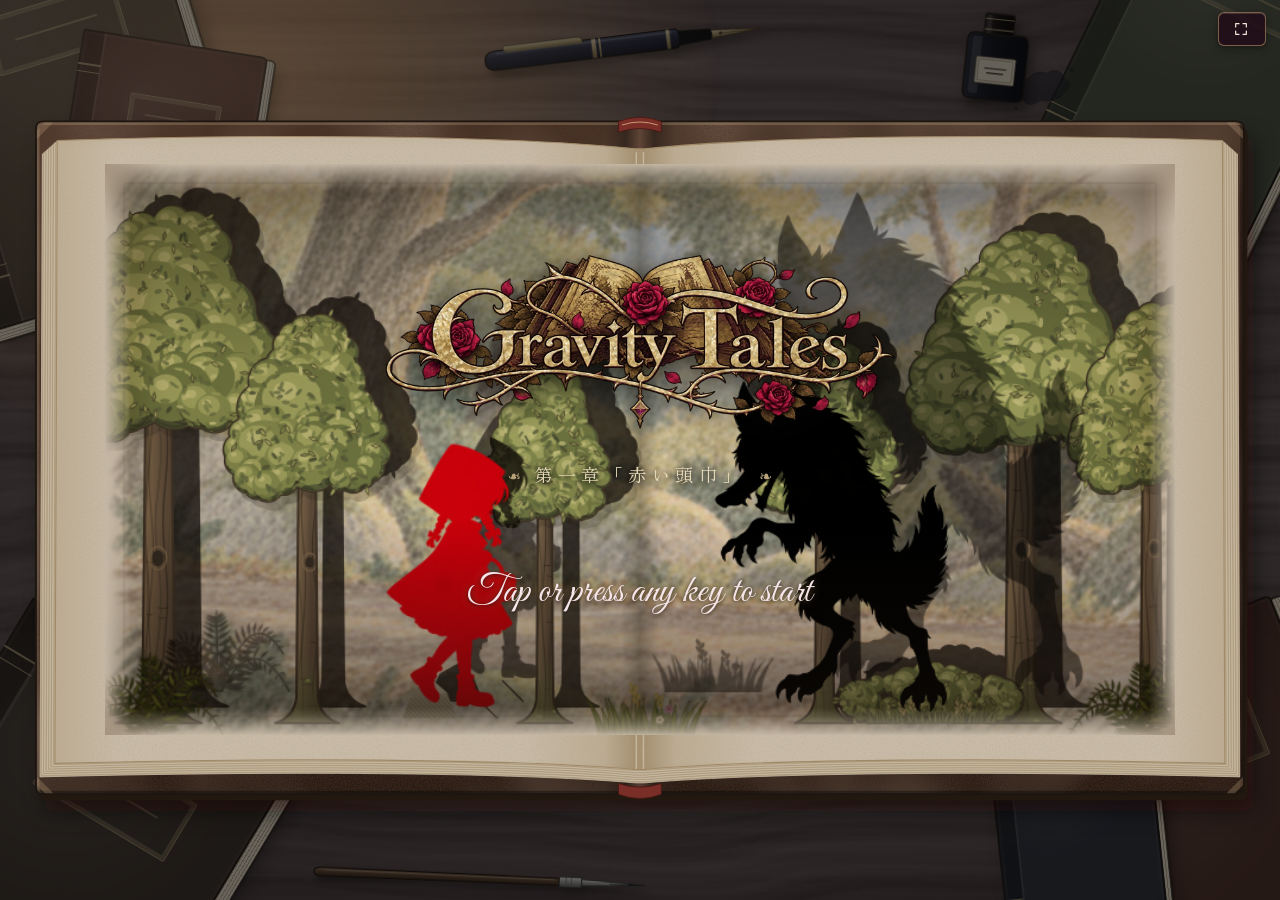
<file: index.html>
<!DOCTYPE html>
<html lang="ja">
<head>
<meta charset="UTF-8">
<meta name="viewport" content="width=device-width, initial-scale=1.0, maximum-scale=1.0, user-scalable=no">
<title>Gravity Tales — 第一章「赤い頭巾」</title>
<link rel="preconnect" href="https://fonts.googleapis.com">
<link href="https://fonts.googleapis.com/css2?family=Cormorant+Garamond:wght@500;600;700&family=Zen+Old+Mincho:wght@500;700&family=Caveat:wght@500;700&family=Great+Vibes&family=Yuji+Syuku&display=swap" rel="stylesheet">
<link rel="stylesheet" href="css/game.css?v=202611221800">
</head>
<body>
<div class="ambient" aria-hidden="true"></div>
<!-- 机の上の、ほかの本（ななめに置いてある。ゲームの本のうしろ。css/game.css の .desk-books） -->
<div class="desk-books" aria-hidden="true">
  <div class="db" style="--c:#5a4232; --w:22vw; left:-5vw; top:-9vh; --r:-17deg"><b></b></div>
  <div class="db" style="--c:#7a2e2a; --w:15vw; left:5vw; top:5vh; --r:9deg"><b></b></div>
  <div class="db" style="--c:#4d5a44; --w:19vw; right:-4vw; top:-12vh; --r:26deg"><b></b></div>
  <div class="db" style="--c:#4a382d; --w:25vw; left:-8vw; bottom:-22vh; --r:31deg"><b></b></div>
  <div class="db" style="--c:#6b3428; --w:23vw; right:-7vw; bottom:-16vh; --r:-22deg"><b></b></div>
  <div class="db" style="--c:#2f3a52; --w:13vw; right:9vw; bottom:-4vh; --r:-6deg"><b></b></div>
  <!-- インクのしみ（インク瓶のそば） -->
  <svg class="dk dk-stain" viewBox="0 0 100 60"><path d="M18 30 Q14 14 34 15 Q44 6 58 14 Q78 10 80 28 Q92 38 74 46 Q60 56 42 48 Q22 54 20 42 Q8 38 18 30Z" fill="#1d2238" opacity=".55"/><circle cx="90" cy="18" r="3.2" fill="#1d2238" opacity=".5"/><circle cx="8" cy="50" r="2.2" fill="#1d2238" opacity=".45"/></svg>
  <!-- インク瓶（四角いガラス瓶・黒いふた・紙のラベル） -->
  <svg class="dk dk-ink" viewBox="0 0 120 150">
    <defs><linearGradient id="dkGlass" x1="0" x2="1"><stop offset="0" stop-color="#2a3150"/><stop offset=".45" stop-color="#151a30"/><stop offset="1" stop-color="#0d1020"/></linearGradient>
      <linearGradient id="dkCap" x1="0" x2="1"><stop offset="0" stop-color="#3a3430"/><stop offset=".4" stop-color="#1c1815"/><stop offset="1" stop-color="#0e0c0a"/></linearGradient></defs>
    <path d="M14 56 Q14 44 26 44 H94 Q106 44 106 56 V132 Q106 144 94 144 H26 Q14 144 14 132Z" fill="url(#dkGlass)" stroke="#2b2018" stroke-width="2.5"/>
    <path d="M22 54 Q22 50 27 50 H36 V136 H27 Q22 136 22 132Z" fill="#fff" opacity=".13"/>
    <rect x="30" y="80" width="60" height="40" rx="2" fill="#e9dfc8" stroke="#6b5640" stroke-width="1.5"/>
    <rect x="34" y="84" width="52" height="32" rx="1" fill="none" stroke="#a8925f" stroke-width="1"/>
    <path d="M44 97 H76 M48 104 H72" stroke="#5a4632" stroke-width="2" stroke-linecap="round"/>
    <rect x="38" y="14" width="44" height="32" rx="4" fill="url(#dkCap)" stroke="#2b2018" stroke-width="2.5"/>
    <path d="M38 22 H82 M38 38 H82" stroke="#cdb06a" stroke-width="1.6" opacity=".8"/>
    <rect x="42" y="16" width="6" height="28" rx="2" fill="#fff" opacity=".12"/>
  </svg>
  <!-- 万年筆（紺の軸・金のクリップと輪・金のペン先） -->
  <svg class="dk dk-fpen" viewBox="0 0 400 44">
    <defs><linearGradient id="dkBarrel" x1="0" y1="0" x2="0" y2="1"><stop offset="0" stop-color="#4a5590"/><stop offset=".35" stop-color="#262e5c"/><stop offset="1" stop-color="#131733"/></linearGradient>
      <linearGradient id="dkGold" x1="0" y1="0" x2="0" y2="1"><stop offset="0" stop-color="#f3dc9a"/><stop offset=".5" stop-color="#c9a456"/><stop offset="1" stop-color="#8a6a2e"/></linearGradient></defs>
    <path d="M318 16 L392 22 L318 28 Q312 22 318 16Z" fill="url(#dkGold)" stroke="#5a4320" stroke-width="1.2"/>
    <path d="M336 22 L390 22" stroke="#5a4320" stroke-width="1"/><circle cx="336" cy="22" r="2.2" fill="#5a4320"/>
    <path d="M276 12 L322 15 Q326 22 322 29 L276 32Z" fill="#14151c" stroke="#2b2018" stroke-width="1.5"/>
    <path d="M14 22 Q14 9 30 9 H274 Q280 9 280 22 Q280 35 274 35 H30 Q14 35 14 22Z" fill="url(#dkBarrel)" stroke="#1a1410" stroke-width="2"/>
    <rect x="160" y="9" width="6" height="26" fill="url(#dkGold)"/><rect x="170" y="9" width="2.5" height="26" fill="url(#dkGold)"/>
    <rect x="262" y="9" width="5" height="26" fill="url(#dkGold)"/>
    <path d="M40 4 H140 Q148 4 148 9 V13 H50 Q40 13 40 8Z" fill="url(#dkGold)" stroke="#5a4320" stroke-width="1"/>
    <path d="M30 13 H270" stroke="#fff" stroke-width="2" opacity=".18" stroke-linecap="round"/>
  </svg>
  <!-- つけペン（木の軸・銀のペン先） -->
  <svg class="dk dk-dpen" viewBox="0 0 400 24">
    <defs><linearGradient id="dkWood" x1="0" y1="0" x2="0" y2="1"><stop offset="0" stop-color="#b07a48"/><stop offset=".45" stop-color="#7a4a26"/><stop offset="1" stop-color="#4a2b14"/></linearGradient>
      <linearGradient id="dkSteel" x1="0" y1="0" x2="0" y2="1"><stop offset="0" stop-color="#eef0f2"/><stop offset=".5" stop-color="#a5abb2"/><stop offset="1" stop-color="#5d636b"/></linearGradient></defs>
    <path d="M8 12 Q8 7 16 7 L292 8 L292 16 L16 17 Q8 17 8 12Z" fill="url(#dkWood)" stroke="#2b1a0c" stroke-width="1.5"/>
    <rect x="292" y="6" width="26" height="12" rx="1.5" fill="url(#dkSteel)" stroke="#3c4046" stroke-width="1.2"/>
    <path d="M300 6 V18 M306 6 V18" stroke="#6e747b" stroke-width="1"/>
    <path d="M318 8 L392 12 L318 16Z" fill="url(#dkSteel)" stroke="#3c4046" stroke-width="1.1"/>
    <path d="M350 12 L390 12" stroke="#3c4046" stroke-width=".9"/><path d="M372 11 L392 12 L372 13Z" fill="#1d2238"/>
    <path d="M20 10 H286" stroke="#fff" stroke-width="1.4" opacity=".2" stroke-linecap="round"/>
  </svg>
</div>
<!-- 本の枠・背表紙の線を、手描きのように少しゆらがせるフィルター（css/game.css の filter:url(#gt-rough)） -->
<svg width="0" height="0" style="position:absolute" aria-hidden="true"><filter id="gt-rough"><feTurbulence type="fractalNoise" baseFrequency="0.035" numOctaves="2" seed="4"/><feDisplacementMap in="SourceGraphic" scale="3"/></filter><filter id="gt-soft" x="-5%" y="-5%" width="110%" height="110%"><feTurbulence type="fractalNoise" baseFrequency="0.012" numOctaves="1" seed="9"/><feDisplacementMap in="SourceGraphic" scale="2"/></filter></svg>
<div class="stage">
  <header class="masthead">
    <h1>GRAVITY TALES</h1>
    <div class="flourish"><span class="sub">第一章「赤い頭巾」</span></div>
    <div class="tagline"></div>
  </header>

  <div class="book-frame">
    <div class="ribbon" aria-hidden="true"></div>
    <div class="hud">
      <span id="hudLeft">← 左ページ</span>
      <span id="hudStage">序章 ── 森</span>
      <span id="hudRight">右ページ →</span>
    </div>

    <div class="canvas-wrap">
      <canvas id="game" width="900" height="480"></canvas>
      <div class="qte" id="qte">
        <div class="big" id="qteBig">！</div>
        <div class="flipnow" id="qteBtn">今だ！ 本を裏返せ！</div>
      </div>
      <div class="dialogue" id="dlg">
        <div class="speaker" id="dlgSpeaker">　</div>
        <div class="dline" id="dlgLine">　</div>
        <div class="choices" id="dlgChoices"></div>
        <div class="dhint" id="dlgHint">▶ Tap / Click</div>
      </div>
    </div>

    <div class="under">
      <div class="controls">
        <span><kbd>←</kbd><kbd>→</kbd> 移動</span>
        <span><kbd>↑</kbd><kbd>W</kbd> ジャンプ</span>
        <span><kbd>F</kbd><kbd>Space</kbd> 重力反転</span>
        <span>キャラの近くで <kbd>Enter</kbd> かタップで話す</span>
        <span><kbd>R</kbd> やり直す</span>
        <span><kbd>Esc</kbd> メニュー</span>
      </div>
      <div style="display:flex; gap:8px; flex-wrap:wrap; justify-content:center;">
      <button class="bookbtn fsbtn" id="fsBtn" title="全画面にする／もどす">
        <svg viewBox="0 0 24 24" fill="none" stroke="currentColor" stroke-width="1.8" stroke-linecap="round" stroke-linejoin="round" aria-hidden="true"><path d="M4 9V4h5M20 9V4h-5M4 15v5h5M20 15v5h-5"/></svg>
        <span id="fsLabel">全画面</span>
      </button>
      <button class="bookbtn" id="openBook">
        <svg viewBox="0 0 24 24" fill="none" stroke="currentColor" stroke-width="1.6" stroke-linecap="round" stroke-linejoin="round" aria-hidden="true"><path d="M12 6c-2-1.4-4.6-2-8-2v14c3.4 0 6 .6 8 2 2-1.4 4.6-2 8-2V4c-3.4 0-6 .6-8 2z"/><path d="M12 6v14"/></svg>
        本を開く<small style="opacity:.7;font-size:11px">（ページを読み返す）</small>
      </button>
      </div>
    </div>

    <div class="touch-ui">
      <div class="touch-group">
        <div class="btn" id="btnLeft">◀</div>
        <div class="btn" id="btnRight">▶</div>
      </div>
      <div class="btn flip" id="btnFlip">Flip</div>
      <div class="touch-group">
        <div class="btn" id="btnJump">▲</div>
      </div>
    </div>
    <div class="rotate-hint">📱 スマホを横向きにすると、大きな画面で遊べます</div>
  </div>
  <div class="credit">右ページの右の端まで進むと、ページがめくれて物語が進む</div>
</div>

<div class="modal" id="bookModal"></div>   <!-- 本を読みかえす画面（中身は js/bookview.js が作る） -->

<!-- ====================================================================== -->
<!-- スクリプトの読み込み順：                                                -->
<!--   1) js/engine/ … 共通エンジン（GT を作る。最初に読む。core → … → boot）  -->
<!--   2) stages/*.js  … 各ステージ（順不同でOK。並び順は playlist が決める）   -->
<!--   3) js/playlist.js … 並び順・ページ・初期状態                          -->
<!--   4) js/menu.js   … メニュー画面・セーブ（js/page.js の前）              -->
<!-- ステージを足したら、stages/ の行をここに1行コピーして増やすだけ。        -->
<!-- ====================================================================== -->
<script src="js/engine/core.js?v=202611221800"></script>   <!-- エンジン（js/engine/ の 9 ファイル。この順に読む） -->
<script src="js/engine/input.js?v=202611221800"></script>
<script src="js/engine/scene.js?v=202611221800"></script>
<script src="js/engine/pageflip.js?v=202611221800"></script>
<script src="js/engine/dialogue.js?v=202611221800"></script>
<script src="js/engine/physics.js?v=202611221800"></script>
<script src="js/engine/draw.js?v=202611221800"></script>
<script src="js/engine/render.js?v=202611221800"></script>
<script src="js/engine/boot.js?v=202611221800"></script>
<script src="js/paper.js?v=202611221800"></script>     <!-- 本の紙（js/engine/ のすぐあと） -->
<script src="js/sprites.js?v=202611221800"></script>   <!-- キャラクターの絵 -->
<script src="stages/_decor.js?v=202611221800"></script>

<script src="stages/00t_title.js?v=202611221800"></script>
<script src="stages/00_opening.js?v=202611221800"></script>
<script src="stages/00a_wake.js?v=202611221800"></script>
<script src="stages/01_komichi1.js?v=202611221800"></script>
<script src="stages/02_komichi2.js?v=202611221800"></script>
<script src="js/inkwrite.js?v=202611221800"></script>
<script src="stages/02c_mari_gate.js?v=202611221800"></script>
<script src="stages/02d_chapter_select.js?v=202611221800"></script>
<script src="stages/03_house_peek.js?v=202611221800"></script>
<script src="stages/04_path1.js?v=202611221800"></script>
<script src="stages/05_meet_hood.js?v=202611221800"></script>
<script src="stages/05b_cliff.js?v=202611221800"></script>   <!-- 森の崖（木箱を運ぶ謎解き） -->
<script src="stages/06_wolf_talk.js?v=202611221800"></script>
<script src="stages/07_crossroads.js?v=202611221800"></script>
<script src="stages/08_path2.js?v=202611221800"></script>
<script src="stages/08b_path2b.js?v=202611221800"></script>   <!-- 近道②（いばらのトンネル） -->
<script src="stages/08c_flowers.js?v=202611221800"></script>  <!-- お花畑（遠回り） -->
<script src="stages/09_path3.js?v=202611221800"></script>
<script src="stages/10_path4.js?v=202611221800"></script>
<script src="stages/11_house_front.js?v=202611221800"></script>
<script src="stages/12a_room_art.js?v=202611221800"></script>   <!-- おばあさんの家：部屋の絵 -->
<script src="stages/12b_wolf_boss.js?v=202611221800"></script>
<script src="stages/12_grannys_house.js?v=202611221800"></script>   <!-- おばあさんの家：お話（到着・QTE・結末） -->

<script src="js/playlist.js?v=202611221800"></script>
<script src="js/sfx_data.js?v=202611221800"></script>   <!-- 大きく鳴らす効果音の中身 -->
<script src="js/sfx.js?v=202611221800"></script>       <!-- 効果音 -->
<script src="js/music.js?v=202611221800"></script>     <!-- 音楽（BGM。playlist.js のあとに読む） -->
<script src="js/bookart.js?v=202611221800"></script>   <!-- 本の挿絵 -->
<script src="js/bookview.js?v=202611221800"></script>  <!-- 本を読みかえす画面（ページをめくる） -->
<script src="js/menu.js?v=202611221800"></script>      <!-- メニュー画面（playlist.js のあとに読む） -->
<script src="js/page.js?v=202611221800"></script>     <!-- 画面外の飾り・全画面・見出しの色 -->
</body>
</html>
</file>
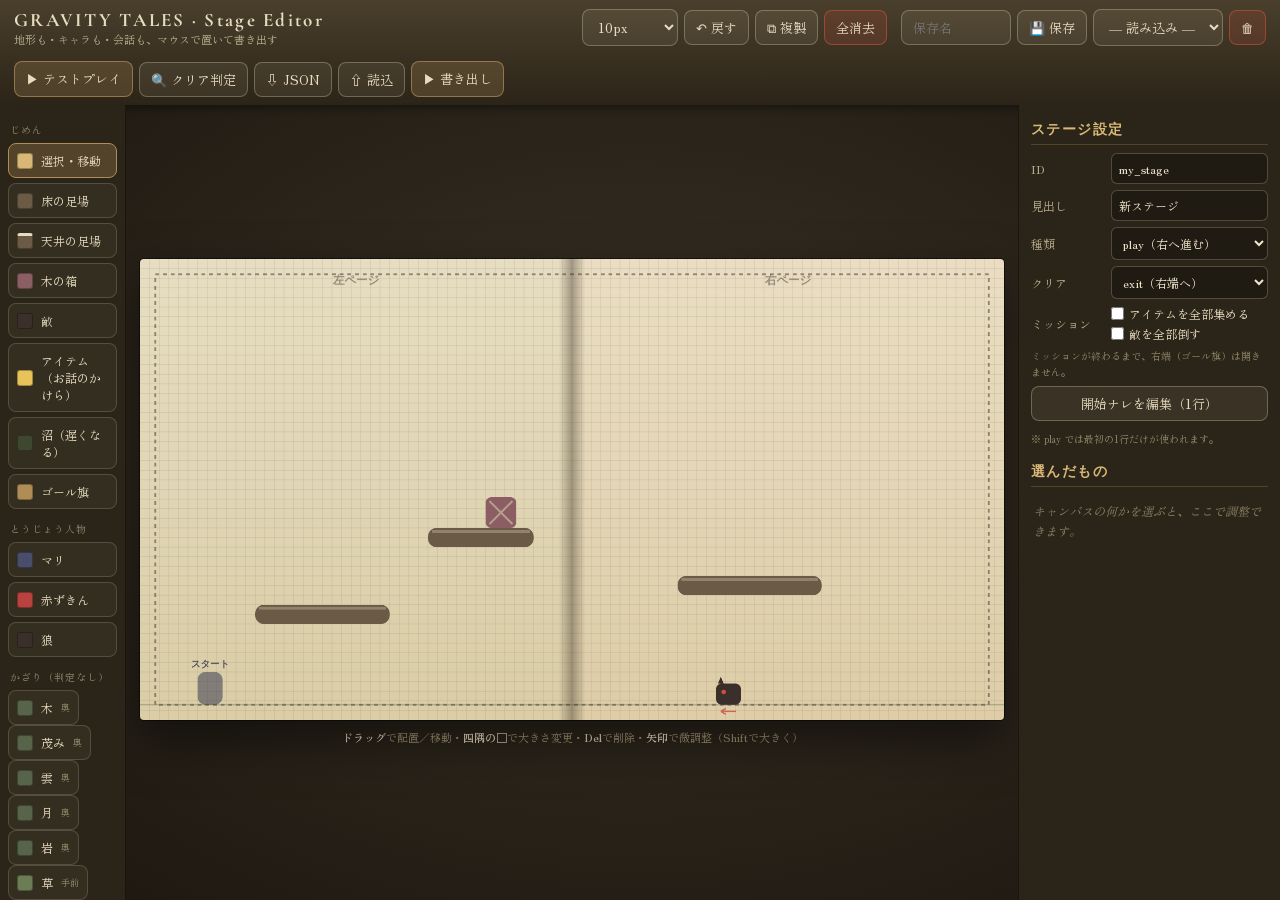
<file: editor.html>
<!DOCTYPE html>
<html lang="ja">
<head>
<meta charset="UTF-8">
<meta name="viewport" content="width=device-width, initial-scale=1.0">
<title>Gravity Tales ── ステージエディタ</title>
<link rel="preconnect" href="https://fonts.googleapis.com">
<link href="https://fonts.googleapis.com/css2?family=Cormorant+Garamond:wght@600;700&family=Zen+Old+Mincho:wght@500;700&display=swap" rel="stylesheet">
<style>
  :root{ --gold:#b08d57; }
  *{box-sizing:border-box;}
  html,body{margin:0;padding:0;height:100%;background:radial-gradient(ellipse at center,#3a3226,#1b160f);
    font-family:'Zen Old Mincho',serif;color:#e8dcc0;}
  .app{display:flex;flex-direction:column;height:100vh;}

  header{display:flex;align-items:center;gap:14px;padding:8px 14px;background:linear-gradient(180deg,#4a3f2c,#2b2418);
    box-shadow:0 2px 10px rgba(0,0,0,.5);flex-wrap:wrap;}
  header h1{font-family:'Cormorant Garamond',serif;font-size:19px;letter-spacing:.12em;margin:0;}
  header .sub{font-size:11px;color:#b7ab8a;}
  .spacer{flex:1;}
  .bar{display:flex;gap:6px;align-items:center;flex-wrap:wrap;}
  button,select,input[type=text]{font-family:'Zen Old Mincho',serif;}
  .btn{background:rgba(232,220,192,.08);border:1px solid rgba(232,220,192,.3);color:#e8dcc0;
    border-radius:8px;padding:7px 11px;font-size:13px;cursor:pointer;transition:background .12s;}
  .btn:hover{background:rgba(232,220,192,.2);}
  .btn.go{background:rgba(176,141,87,.25);border-color:rgba(176,141,87,.7);}
  .btn.danger{background:rgba(201,80,63,.18);border-color:rgba(201,80,63,.6);}

  main{flex:1;display:flex;min-height:0;}
  .tools{width:126px;background:#2b2418;padding:10px 8px;display:flex;flex-direction:column;gap:5px;
    border-right:1px solid rgba(0,0,0,.4);overflow:auto;}
  .tools .lbl{font-size:10px;color:#8a8266;letter-spacing:.1em;margin:7px 2px 1px;}
  .tool{display:flex;align-items:center;gap:8px;background:rgba(232,220,192,.05);border:1px solid rgba(232,220,192,.18);
    border-radius:8px;padding:8px;font-size:12px;cursor:pointer;color:#e8dcc0;text-align:left;}
  .tool:hover{background:rgba(232,220,192,.14);}
  .tool.active{background:rgba(176,141,87,.3);border-color:var(--gold);}
  .swatch{width:16px;height:16px;border-radius:3px;flex:none;border:1px solid rgba(0,0,0,.3);}
  .mini{font-size:10px;color:#8a8266;line-height:1.6;margin-top:4px;}

  .canvas-col{flex:1;display:flex;flex-direction:column;align-items:center;justify-content:center;padding:14px;min-width:0;overflow:auto;}
  .canvas-wrap{position:relative;width:100%;max-width:900px;}
  canvas{display:block;width:100%;height:auto;aspect-ratio:900/480;border-radius:4px;
    box-shadow:0 20px 50px rgba(0,0,0,.5),0 0 0 1px rgba(0,0,0,.5);cursor:crosshair;touch-action:none;}
  .hint{margin-top:8px;font-size:11px;color:#a99a76;text-align:center;line-height:1.7;}
  .hint b{color:#e8dcc0;}
  .solvebar{margin-top:10px;width:100%;max-width:900px;display:flex;gap:12px;align-items:center;flex-wrap:wrap;
    padding:10px 14px;border-radius:10px;background:rgba(43,36,24,.92);border:1px solid rgba(176,141,87,.45);font-size:13px;line-height:1.6;}
  .solvebar[hidden]{display:none;}
  .solvebar.ok{border-color:rgba(110,160,220,.75);}
  .solvebar.ng{border-color:rgba(201,80,63,.75);}
  .solvebar .stext{flex:1;min-width:220px;}
  .solvebar .stext b{font-size:14px;}
  .solvebar .smsg{color:#cbb98f;font-size:12px;}
  .solvebar .sbtns{display:flex;gap:6px;flex-wrap:wrap;}

  .props{width:262px;background:#2b2418;padding:12px;overflow:auto;border-left:1px solid rgba(0,0,0,.4);}
  .props h3{font-family:'Cormorant Garamond',serif;font-size:14px;letter-spacing:.1em;margin:4px 0 8px;color:#d9b877;
    border-bottom:1px solid rgba(176,141,87,.3);padding-bottom:5px;}
  .row{display:flex;align-items:center;gap:6px;margin:6px 0;font-size:12px;}
  .row label{width:74px;color:#b7ab8a;flex:none;}
  .checks{display:flex;flex-direction:column;align-items:flex-start;gap:3px;}
  .row label.chk{width:auto;color:#e8dcc0;display:flex;align-items:center;gap:5px;cursor:pointer;}
  .row label.chk input{flex:none;margin:0;}
  .row input,.row select{flex:1;background:rgba(0,0,0,.25);border:1px solid rgba(232,220,192,.25);
    color:#efe6cf;border-radius:6px;padding:6px 7px;font-size:12px;min-width:0;}
  .grid2{display:flex;gap:6px;}
  .grid2 .cell{flex:1;display:flex;align-items:center;gap:4px;}
  .grid2 .cell span{color:#8a8266;font-size:11px;}
  .grid2 .cell input{width:100%;background:rgba(0,0,0,.25);border:1px solid rgba(232,220,192,.25);
    color:#efe6cf;border-radius:6px;padding:6px;font-size:12px;}
  .empty-note{color:#8a8266;font-size:12px;font-style:italic;line-height:1.7;padding:6px 2px;}
  .pagechip{display:inline-block;padding:2px 8px;border-radius:10px;font-size:11px;background:rgba(176,141,87,.2);border:1px solid rgba(176,141,87,.5);}
  .fullbtn{width:100%;margin:6px 0;}
  textarea.note{width:100%;background:rgba(0,0,0,.25);border:1px solid rgba(232,220,192,.25);color:#efe6cf;
    border-radius:6px;padding:7px;font-size:12px;font-family:'Zen Old Mincho',serif;min-height:52px;resize:vertical;}

  /* モーダル共通 */
  .modal{position:fixed;inset:0;background:rgba(10,8,5,.86);display:none;align-items:center;justify-content:center;z-index:50;padding:18px;}
  .modal.show{display:flex;}
  .sheet{background:linear-gradient(180deg,#efe4c8,#e2d3ab);color:#2b2e4a;max-width:760px;width:100%;
    border-radius:8px;padding:20px 22px;box-shadow:0 20px 60px rgba(0,0,0,.6);max-height:86vh;display:flex;flex-direction:column;}
  .sheet h2{font-family:'Cormorant Garamond',serif;letter-spacing:.1em;margin:0 0 6px;font-size:20px;}
  .sheet p{font-size:13px;color:#4a4e6d;line-height:1.7;margin:2px 0 10px;}
  .sheet textarea.code{flex:1;min-height:300px;background:#2b2418;color:#e8dcc0;border:none;border-radius:6px;
    padding:14px;font-family:ui-monospace,Menlo,Consolas,monospace;font-size:12.5px;line-height:1.6;white-space:pre;overflow:auto;}
  .sheet .foot{display:flex;gap:8px;margin-top:12px;flex-wrap:wrap;align-items:center;}
  .sheet .foot .tip{flex:1;font-size:11px;color:#6a5e42;line-height:1.6;min-width:160px;}
  .steps{font-size:12px;color:#4a4e6d;background:rgba(176,141,87,.14);border:1px solid rgba(176,141,87,.4);
    border-radius:6px;padding:8px 12px;margin-bottom:10px;line-height:1.8;}
  .steps code{background:rgba(43,36,24,.12);padding:1px 5px;border-radius:4px;}
  .warn{background:rgba(201,80,63,.14);border:1px solid rgba(201,80,63,.5);color:#8a3327;border-radius:6px;padding:7px 11px;font-size:12px;margin-bottom:8px;}

  /* セリフ編集 */
  .lineList-wrap{overflow:auto;flex:1;min-height:140px;padding-right:4px;}
  .lhead,.lrow{display:grid;grid-template-columns:92px 96px 1fr 70px 78px;gap:6px;align-items:center;margin-bottom:6px;}
  .lhead{font-size:10px;color:#6a5e42;margin-bottom:2px;}
  .lrow select,.lrow input{background:#2b2418;color:#e8dcc0;border:1px solid rgba(232,220,192,.25);border-radius:5px;
    padding:6px;font-size:12px;min-width:0;font-family:'Zen Old Mincho',serif;}
  .lrow .btns{display:flex;gap:3px;}
  .lrow .btns button{background:rgba(43,36,24,.12);border:1px solid rgba(58,47,42,.3);color:#3a2f2a;border-radius:5px;
    padding:5px 6px;font-size:11px;cursor:pointer;}
  .preview{background:rgba(43,36,24,.07);border-radius:6px;padding:8px 10px;margin:8px 0;font-size:12.5px;line-height:1.8;max-height:120px;overflow:auto;}
  .preview .pl{margin:2px 0;}
  .preview .nm{color:#8a6a2e;font-weight:700;margin-right:6px;}
  .preview .narr{color:#6a5e42;font-style:italic;}

  /* テストプレイ */
  .playsheet{background:linear-gradient(180deg,#2b2418,#1b160f);border:1px solid rgba(176,141,87,.4);max-width:940px;width:100%;
    border-radius:10px;padding:12px 14px 14px;box-shadow:0 20px 60px rgba(0,0,0,.6);display:flex;flex-direction:column;gap:10px;}
  .playbar{display:flex;align-items:center;gap:12px;flex-wrap:wrap;color:#e8dcc0;}
  .playbar .ttl{font-family:'Cormorant Garamond',serif;letter-spacing:.1em;font-size:16px;}
  .playbar .phint{font-size:11px;color:#b7ab8a;flex:1;min-width:160px;}
  #playFrame{width:100%;height:72vh;border:none;border-radius:6px;background:#201b14;display:block;}
</style>
</head>
<body>
<div class="app">
  <header>
    <div>
      <h1>GRAVITY TALES · Stage Editor</h1>
      <div class="sub">地形も・キャラも・会話も、マウスで置いて書き出す</div>
    </div>
    <div class="spacer"></div>
    <div class="bar">
      <select id="gridSel" class="btn" title="グリッド">
        <option value="0">自由配置</option><option value="5">5px</option>
        <option value="10" selected>10px</option><option value="15">15px</option><option value="20">20px</option>
      </select>
      <button class="btn" id="btnUndo" title="元に戻す (Ctrl+Z)">↶ 戻す</button>
      <button class="btn" id="btnDup" title="複製 (Ctrl+D)">⧉ 複製</button>
      <button class="btn danger" id="btnClear">全消去</button>
    </div>
    <div class="bar">
      <input type="text" id="slotName" class="btn" style="width:110px" placeholder="保存名">
      <button class="btn" id="btnSaveSlot">💾 保存</button>
      <select id="slotSel" class="btn"><option value="">― 読み込み ―</option></select>
      <button class="btn danger" id="btnDelSlot" title="削除">🗑</button>
    </div>
    <div class="bar">
      <button class="btn go" id="btnPlay">▶ テストプレイ</button>
      <button class="btn" id="btnSolve" title="このステージが理論上クリアできるかを調べます">🔍 クリア判定</button>
      <button class="btn" id="btnExportJSON">⇩ JSON</button>
      <button class="btn" id="btnImportJSON">⇧ 読込</button>
      <button class="btn go" id="btnExportJS">▶ 書き出し</button>
      <input type="file" id="fileInput" accept=".json,application/json" style="display:none">
    </div>
  </header>

  <main>
    <div class="tools" id="tools">
      <div class="lbl">じめん</div>
      <button class="tool active" data-tool="select"><span class="swatch" style="background:#d9b877"></span>選択・移動</button>
      <button class="tool" data-tool="ledge"><span class="swatch" style="background:#6b5b46"></span>床の足場</button>
      <button class="tool" data-tool="ceilingLedge"><span class="swatch" style="background:#6b5b46;border-top:3px solid #e8dcc0"></span>天井の足場</button>
      <button class="tool" data-tool="box"><span class="swatch" style="background:#8b5e63"></span>木の箱</button>
      <button class="tool" data-tool="enemy"><span class="swatch" style="background:#3a2f2a"></span>敵</button>
      <button class="tool" data-tool="item"><span class="swatch" style="background:#e8c35a"></span>アイテム（お話のかけら）</button>
      <button class="tool" data-tool="swamp"><span class="swatch" style="background:#3f482e"></span>沼（遅くなる）</button>
      <button class="tool" data-tool="goal"><span class="swatch" style="background:#b08d57"></span>ゴール旗</button>
      <div class="lbl">とうじょう人物</div>
      <button class="tool" data-tool="npc-mari"><span class="swatch" style="background:#4a4e6d"></span>マリ</button>
      <button class="tool" data-tool="npc-hood"><span class="swatch" style="background:#b8423f"></span>赤ずきん</button>
      <button class="tool" data-tool="npc-wolf"><span class="swatch" style="background:#3a2f2a"></span>狼</button>
      <div class="lbl">かざり（判定なし）</div>
      <div id="decorTools"></div>
      <div class="lbl">　</div>
      <button class="tool" data-tool="erase"><span class="swatch" style="background:#c9503f"></span>けしゴム</button>
      <div class="mini">人物を置いたら右で<b>セリフ</b>を書けます。会話を使うなら種類を<b>story</b>に。<br>かざりは <b>stages/_decor.js</b> に1つ足すと増やせます。</div>
    </div>

    <div class="canvas-col">
      <div class="canvas-wrap"><canvas id="cv" width="1800" height="960"></canvas></div>
      <div class="hint"><b>ドラッグ</b>で配置／移動・<b>四隅の□</b>で大きさ変更・<b>Del</b>で削除・<b>矢印</b>で微調整（Shiftで大きく）</div>
      <div class="solvebar" id="solveBar" hidden>
        <div class="stext"><b id="solveTitle"></b><div class="smsg" id="solveMsg"></div></div>
        <div class="sbtns">
          <button class="btn go" id="solveReplay" hidden>▶ ルートを再生</button>
          <button class="btn" id="solveMore" hidden>もっと調べる</button>
          <button class="btn danger" id="solveCancel" hidden>中止</button>
          <button class="btn" id="solveClose" title="閉じる">✕</button>
        </div>
      </div>
    </div>

    <div class="props" id="props">
      <h3>ステージ設定</h3>
      <div class="row"><label>ID</label><input type="text" id="mId" value="my_stage"></div>
      <div class="row"><label>見出し</label><input type="text" id="mLabel" value="新ステージ"></div>
      <div class="row"><label>種類</label>
        <select id="mType"><option value="play">play（右へ進む）</option><option value="story">story（会話）</option></select></div>
      <div class="row" id="rowClear"><label>クリア</label>
        <select id="mClear"><option value="exit">exit（右端へ）</option><option value="goal">goal（旗に触れる）</option></select></div>
      <div class="row"><label>ミッション</label><div class="checks">
        <label class="chk"><input type="checkbox" id="mMisItems"> アイテムを全部集める</label>
        <label class="chk"><input type="checkbox" id="mMisEnemies"> 敵を全部倒す</label></div></div>
      <div class="mini">ミッションが終わるまで、右端（ゴール旗）は開きません。</div>
      <button class="btn fullbtn" id="introBtn">開始ナレを編集（0行）</button>
      <div class="mini" id="introNote">※ play では最初の1行だけが使われます。</div>

      <h3 style="margin-top:16px">選んだもの</h3>
      <div id="propBody"><div class="empty-note">キャンバスの何かを選ぶと、ここで調整できます。</div></div>
    </div>
  </main>
</div>

<!-- 書き出し -->
<div class="modal" id="exportModal">
  <div class="sheet">
    <h2>ステージを書き出す</h2>
    <div class="steps">
      ① 下を全部コピー → <code>stages/XX_<span id="stepId">id</span>.js</code> で保存　
      ② <code>index.html</code> に <code>&lt;script src="stages/XX_….js"&gt;</code> を1行追加　
      ③ <code>js/playlist.js</code> の <code>GT.playlist</code> に <code>'<span id="stepId2">id</span>'</code> を追加
    </div>
    <div class="warn" id="exportWarn" style="display:none"></div>
    <textarea id="exportText" class="code" readonly spellcheck="false"></textarea>
    <div class="foot">
      <button class="btn go" id="btnCopy">コピー</button>
      <button class="btn" id="btnDownloadJS">.js でダウンロード</button>
      <button class="btn" id="btnCloseExport">閉じる</button>
      <div class="tip">※ 分岐（choices）だけは複雑なので、必要なら書き出し後に手で足してください。</div>
    </div>
  </div>
</div>

<!-- セリフ編集 -->
<div class="modal" id="lineModal">
  <div class="sheet">
    <h2 id="lineTitle">セリフ編集</h2>
    <p>上から順に表示されます。色で話者の色が決まります（地の文＝ナレーション）。</p>
    <div class="lhead"><span>色</span><span>話者名</span><span>セリフ</span><span>act(任意)</span><span></span></div>
    <div class="lineList-wrap"><div id="lineList"></div></div>
    <div class="preview" id="linePreview"></div>
    <div class="foot">
      <button class="btn go" id="lineAdd">＋ 行を追加</button>
      <button class="btn" id="lineDone">完了</button>
      <div class="tip">act は特別演出の合図（例：赤ずきんの家の <code>peek-on</code>）。ふつうは空のままでOK。</div>
    </div>
  </div>
</div>

<!-- テストプレイ -->
<div class="modal" id="playModal">
  <div class="playsheet">
    <div class="playbar">
      <span class="ttl">▶ テストプレイ</span>
      <span class="phint" id="playHint">画面をクリック → ←→移動 / ↑ジャンプ / F 重力反転 / 人物に ▲・Enter</span>
      <button class="btn" id="playRestart">↺ 最初から</button>
      <button class="btn danger" id="playClose">閉じる</button>
    </div>
    <iframe id="playFrame" title="テストプレイ"></iframe>
  </div>
</div>

<!-- 飾りの定義（種類）はこのファイルが持つ。無くてもエディタは動く（飾り機能だけ無効） -->
<script src="stages/_decor.js"></script>

<script>
/* ==========================================================================
   クリア判定（ソルバー）  window.GTSolver
   ----------------------------------------------------------------------------
   エンジン（js/engine/） の物理（update / resolveBodyCollisions / 沼 / 会話の開始）を
   そのまま写し、「←→・止まる × ジャンプ × 本を裏返す」を 0.1 秒刻みで
   組み合わせて、クリアまで届く操作の列を A* 探索で探す。
   ★ エンジン（js/engine/） の物理や定数を変えたら、ここも同じように直すこと。
   ========================================================================== */
(function(){
"use strict";
const W=900,H=480,SPINE=450,EDGE=16;
const GRAVITY=2200, ACCEL=3400, FRICTION=3000, MAX_SPEED=300, JUMP_SPEED=640;
const ENEMY_SPEED=90, SWAMP_SLOW=0.4, SWAMP_JUMP=0.7, TALK_RANGE=74;
const DT=1/60;                 // 1フレーム
const K=6;                     // 1手 = 6フレーム（0.1秒）同じ操作を続ける
const PLAYER_START={x:60,y:H-EDGE-34,w:26,h:34};

const OVERLAP_EPS=1e-6;       // エンジン（js/engine/） と同じ：計算誤差だけの重なりは数えない
const overlap=(a,b)=> a.x<b.x+b.w-OVERLAP_EPS && a.x+a.w>b.x+OVERLAP_EPS && a.y<b.y+b.h-OVERLAP_EPS && a.y+a.h>b.y+OVERLAP_EPS;
const pageOf=e=> (e.x+e.w/2)<SPINE ? 'left' : 'right';

/* 1手の候補：向き(-1,0,1) × ジャンプ(0,1) × 反転(0,1)。story では「話す」も加わる */
const ACTIONS=[];
for(const flip of [0,1]) for(const jump of [0,1]) for(const dir of [1,0,-1]) ACTIONS.push({dir,jump,flip,talk:0});
const TALK_ACTION={dir:0,jump:0,flip:0,talk:1};
/* 空中で裏返しを連打すると浮いていられる（裏技）ので、判定では使わない：
   本を裏返すのは、床（反転中は天井）に立っているときだけ */
const ACTIONS_AIR=ACTIONS.filter(a=>!a.flip);

/* world = { mode:'exit'|'goal'|'story', platforms, boxes, enemies, swamps, goal, npcs, items, mission } */
function prepare(world){
  const edges=[
    {page:'left', x:0,      y:0,      w:SPINE,h:EDGE, kind:'ceilingEdge'},
    {page:'left', x:0,      y:H-EDGE, w:SPINE,h:EDGE, kind:'floorEdge'},
    {page:'left', x:0,      y:0,      w:EDGE, h:H,    kind:'wallEdge'},
    {page:'right',x:SPINE,  y:0,      w:SPINE,h:EDGE, kind:'ceilingEdge'},
    {page:'right',x:SPINE,  y:H-EDGE, w:SPINE,h:EDGE, kind:'floorEdge'},
  ];
  const rightWall={page:'right',x:W-EDGE,y:0,w:EDGE,h:H,kind:'wallEdge'};
  const all=edges.concat(world.platforms);
  const L=all.filter(p=>p.page==='left'), R=all.filter(p=>p.page==='right');
  const m=world.mission||[];
  // アイテムは エンジン（js/engine/） の itemHitbox と同じく、四角の内側 20% にしぼった当たり判定で扱う
  const items=(world.items||[]).map(it=>{ const ix=it.w*0.2, iy=it.h*0.2; return {x:it.x+ix, y:it.y+iy, w:it.w-2*ix, h:it.h-2*iy}; });
  return { mode:world.mode, swamps:world.swamps||[], goal:world.goal||null, npcs:world.npcs||[],
    platsL:L, platsROpen:R, platsRClosed:R.concat([rightWall]),
    boxes:world.boxes||[], enemies:world.enemies||[],
    items, allItems:(1<<items.length)-1,                       // 取ったアイテムはビットで覚える（30個まで）
    needItems:m.includes('items'), needEnemies:m.includes('enemies') };
}

function initState(w){
  return {
    p:{x:PLAYER_START.x,y:PLAYER_START.y,w:PLAYER_START.w,h:PLAYER_START.h,vx:0,vy:0,onGround:false},
    gl:1, gr:1, talked:0, prevJump:false, got:0, open:false,
    boxes:w.boxes.map(b=>({x:b.x,y:b.y,w:b.w,h:b.h,vx:0,vy:0})),
    enemies:w.enemies.map(e=>({page:e.page,x:e.x,y:e.y,w:e.w,h:e.h,dir:e.dir||-1,vy:0,alive:true,
      minX:e.page==='left'?EDGE:SPINE, maxX:e.page==='left'?SPINE:(W-EDGE)})),
  };
}
function clone(s){
  const p=s.p;
  return { p:{x:p.x,y:p.y,w:p.w,h:p.h,vx:p.vx,vy:p.vy,onGround:p.onGround},
    gl:s.gl, gr:s.gr, talked:s.talked, prevJump:s.prevJump, got:s.got, open:s.open,
    boxes:s.boxes.map(b=>({x:b.x,y:b.y,w:b.w,h:b.h,vx:b.vx,vy:b.vy})),
    enemies:s.enemies.map(e=>({page:e.page,x:e.x,y:e.y,w:e.w,h:e.h,dir:e.dir,vy:e.vy,alive:e.alive,minX:e.minX,maxX:e.maxX})) };
}

/* ミッション（エンジン（js/engine/） の missionDone と同じ） */
function missionDone(w,s){
  if(w.needItems && s.got!==w.allItems) return false;
  if(w.needEnemies && s.enemies.some(e=>e.alive)) return false;
  return true;
}
/* 右端が開いているか。エンジン（js/engine/） と同じく、フレームのはじめに決めて s.open に入れる */
const exitOpen=(w,s)=> (w.mode==='exit' || (w.mode==='story' && s.talked!==0)) && missionDone(w,s);
const grav=(s,page)=> page==='left'?s.gl:s.gr;
const plats=(w,s,page)=> page==='left'?w.platsL:(s.open?w.platsROpen:w.platsRClosed);

function swampFactor(w,body,key){
  const def=key==='jump'?SWAMP_JUMP:SWAMP_SLOW; let f=1;
  for(const sw of w.swamps){ if(overlap(body,sw)) f=Math.min(f,sw[key]!=null?sw[key]:def); }
  return f;
}
/* エンジン（js/engine/） の resolveBodyCollisions / pickSide と同じ：
   そのフレームのはじめにいた側（px,py）へ押し戻す。はじめから重なっていたら一番浅い向きへ */
function pickSide(body,axis,plat){
  const E=0.01;
  const l=body.px+body.w<=plat.x+E, r=body.px>=plat.x+plat.w-E;
  const u=body.py+body.h<=plat.y+E, d=body.py>=plat.y+plat.h-E;
  if(axis==='x'){ if(l) return 'L'; if(r) return 'R'; if(u) return 'U'; if(d) return 'D'; }
  else          { if(u) return 'U'; if(d) return 'D'; if(l) return 'L'; if(r) return 'R'; }
  const need={ L:body.x+body.w-plat.x, R:plat.x+plat.w-body.x, U:body.y+body.h-plat.y, D:plat.y+plat.h-body.y };
  if(plat.kind==='floorEdge') need.D=Infinity; else if(plat.kind==='ceilingEdge') need.U=Infinity;
  else if(plat.kind==='wallEdge'){ if(plat.x<SPINE) need.L=Infinity; else need.R=Infinity; }
  return ['L','R','U','D'].reduce((a,b)=>need[b]<need[a]?b:a);
}
function resolve(s,body,axis,colliders){
  for(const plat of colliders){
    if(plat===body||!overlap(body,plat)) continue;
    const side=pickSide(body,axis,plat);
    if(side==='L'){ body.x=plat.x-body.w; body.vx=0; }
    else if(side==='R'){ body.x=plat.x+plat.w; body.vx=0; }
    else{
      const g=grav(s,pageOf(body));
      if(side==='U'){ body.y=plat.y-body.h; body.vy=0; if(g===1) body.onGround=true; }
      else          { body.y=plat.y+plat.h; body.vy=0; if(g===-1) body.onGround=true; }
    }
  }
}
function nearNpc(w,s){
  if(w.mode!=='story') return -1;
  const p=s.p, pcx=p.x+p.w/2, pcy=p.y+p.h/2; let best=1e9, idx=-1;
  w.npcs.forEach((n,i)=>{ if(s.talked&(1<<i)) return;
    const d=Math.hypot(pcx-(n.x+n.w/2), pcy-((H-EDGE)-n.h/2));
    if(d<TALK_RANGE&&d<best){ best=d; idx=i; } });
  return idx;
}

/* エンジン（js/engine/） の update() 1フレーム分。戻り値：1=クリア / -1=やられた / 0=つづく */
function step(w,s,dir,jump,talk){
  const p=s.p, boxes=s.boxes, enemies=s.enemies;
  for(const b of [p,...boxes,...enemies]){ b.px=b.x; b.py=b.y; }   // フレームのはじめの位置（押し戻しの向き用）
  s.open=exitOpen(w,s);                                          // エンジン（js/engine/） の updateExitGate
  const npc=nearNpc(w,s);
  if(talk&&npc>=0){ s.talked|=(1<<npc); p.vx=0; }         // Enter で話しかける
  const page=pageOf(p), g=grav(s,page);
  if(dir<0) p.vx-=ACCEL*DT; else if(dir>0) p.vx+=ACCEL*DT;
  else{ const d=FRICTION*DT; if(Math.abs(p.vx)<=d) p.vx=0; else p.vx-=Math.sign(p.vx)*d; }
  const maxSpeed=MAX_SPEED*swampFactor(w,p,'slow');
  p.vx=Math.max(-maxSpeed,Math.min(maxSpeed,p.vx));
  p.vy+=GRAVITY*g*DT;
  const jumpEdge=jump&&!s.prevJump; s.prevJump=!!jump;
  const npc2=talk?nearNpc(w,s):npc;
  if(npc2>=0&&jumpEdge){ s.talked|=(1<<npc2); p.vx=0; }   // ↑ でも話しかける（このときは跳ばない）
  else if(jump&&p.onGround){ p.vy=-JUMP_SPEED*swampFactor(w,p,'jump')*g; p.onGround=false; }

  for(const b of boxes){
    b.vy+=GRAVITY*grav(s,pageOf(b))*DT;
    const d=FRICTION*DT; if(Math.abs(b.vx)<=d) b.vx=0; else b.vx-=Math.sign(b.vx)*d;
    b.vx=Math.max(-MAX_SPEED,Math.min(MAX_SPEED,b.vx));
  }
  const prevX=p.x; p.x+=p.vx*DT; const dx=p.x-prevX;
  if(dx!==0){ for(const b of boxes){ if(overlap(p,b)){ b.x+=dx; b.vx=p.vx; } } }
  for(const b of boxes) resolve(s,b,'x',plats(w,s,pageOf(b)));
  resolve(s,p,'x',boxes.concat(plats(w,s,page)));

  const cur=pageOf(p);
  for(const en of enemies){
    if(!en.alive) continue;
    const eg=grav(s,en.page);
    const enPlats=plats(w,s,en.page).concat(boxes.filter(b=>pageOf(b)===en.page));
    if(en.page===cur){ en.x+=en.dir*ENEMY_SPEED*swampFactor(w,en,'slow')*DT;
      if(en.x<en.minX){ en.x=en.minX; en.dir=1; }
      if(en.x+en.w>en.maxX){ en.x=en.maxX-en.w; en.dir=-1; }
      for(const pl of enPlats){ if(!overlap(en,pl)) continue;
        if(en.dir>0){ en.x=pl.x-en.w; en.dir=-1; } else { en.x=pl.x+pl.w; en.dir=1; } } }
    en.vy+=GRAVITY*eg*DT;
    const n=Math.max(1,Math.ceil(Math.abs(en.vy*DT)/8));
    for(let i=0;i<n&&en.vy!==0;i++){ en.y+=en.vy*DT/n; resolve(s,en,'y',enPlats); }
  }
  for(const b of boxes){
    const n=Math.max(1,Math.ceil(Math.abs(b.vy*DT)/8)), vy0=b.vy;
    for(let i=0;i<n&&b.vy!==0;i++){
      b.y+=vy0*DT/n; resolve(s,b,'y',plats(w,s,pageOf(b)));
      const bg=grav(s,pageOf(b));
      if(overlap(b,p)&&b.vy*bg>0){ b.y=(bg===1)?p.y-b.h:p.y+p.h; b.vy=0; }   // プレイヤーの頭に乗る
      for(const en of enemies){
        if(!en.alive||en.page!==pageOf(b)) continue; const eg=grav(s,en.page);
        if(overlap(b,en)&&b.vy*eg>150){ en.alive=false; b.y=(eg===1)?en.y-b.h:en.y+en.h; b.vy=0; }
        else if(overlap(b,en)&&b.vy*eg>0){ b.y=(eg===1)?en.y-b.h:en.y+en.h; b.vy=0; }
      }
    }
  }
  p.onGround=false;
  const pn=Math.max(1,Math.ceil(Math.abs(p.vy*DT)/8)), pCols=boxes.concat(plats(w,s,page));
  for(let i=0;i<pn&&p.vy!==0;i++){ p.y+=p.vy*DT/pn; resolve(s,p,'y',pCols); }

  w.items.forEach((it,i)=>{ if(!(s.got&(1<<i))&&overlap(p,it)) s.got|=(1<<i); });   // アイテムを取る
  for(const en of enemies){ if(en.alive&&overlap(p,en)) return -1; }
  if(p.y<0||p.y+p.h>H) return -1;      // 本の外（床の下・天井の上）に出たルートは正しくないので数えない
  if(w.goal&&overlap(p,w.goal)&&missionDone(w,s)) return 1;
  if(s.open&&(p.x+p.w/2)>=W-8) return 1;
  p.x=Math.max(-40,Math.min(W+40,p.x)); p.y=Math.max(-400,Math.min(H+400,p.y));
  return 0;
}

/* 1手（K フレーム）。rec を渡すと毎フレームの様子を記録する */
function macro(w,s,a,rec){
  if(a.flip){ const pg=pageOf(s.p); if(pg==='left') s.gl*=-1; else s.gr*=-1; }
  for(let f=0;f<K;f++){
    const r=step(w,s,a.dir,a.jump,a.talk&&f===0);
    if(rec) rec.push(snapFrame(s,f===0?a:null));
    if(r!==0) return r;
  }
  return 0;
}
function snapFrame(s,a){
  return { x:s.p.x, y:s.p.y, gl:s.gl, gr:s.gr, flip:!!(a&&a.flip), talk:!!(a&&a.talk), got:s.got,
    boxes:s.boxes.map(b=>[b.x,b.y]), enemies:s.enemies.map(e=>[e.x,e.y,e.alive]) };
}

/* 状態を粗くまとめた鍵（同じ鍵の状態は2度調べない） */
function keyOf(w,s){
  const p=s.p, q=(v,u)=>Math.round(v/u);
  let k=q(p.x,6)+','+q(p.y,6)+','+q(p.vx,100)+','+q(p.vy,150)+','+(p.onGround?1:0)+','+s.gl+','+s.gr;
  if(w.mode==='story') k+=','+s.talked+','+(s.prevJump?1:0);   // 話しかけ（↑の押しはじめ）に関わる
  if(w.items.length) k+=',i'+s.got;
  for(const b of s.boxes) k+='|'+q(b.x,4)+','+q(b.y,4);
  for(const e of s.enemies) k+='|'+(e.alive?q(e.x,10)+','+q(e.y,8)+','+e.dir:'x');
  return k;
}
/* ゴールまでの見込み時間（秒）。小さいほど有望 */
/* 「すき間をたどった道のり」でクリア地点までを見積もる（buildHints が作った地図を引く）。
   右端に近くても行き止まりなら遠いと分かるので、回り道が必要なステージでも迷わない */
function heuristic(w,s){
  const p=s.p, far=1e4, fin=v=>isFinite(v)?v:far;
  // 手順の順に足していく：① 残りのアイテムを近い順に回る → ② 箱で敵を倒す → ③ クリア地点へ
  let d=0, cur=-1, at=null;                          // at = いまの見積もりで体がいる場所
  const left=w.needItems ? w.items.map((_,i)=>i).filter(i=>!(s.got&(1<<i))) : [];
  while(left.length){                                // ①
    let bi=0, bd=Infinity;
    left.forEach((i,k)=>{ const v=fin(cur<0?w.hItem[i](p.x,p.y):w.itemDist[cur][i]); if(v<bd){ bd=v; bi=k; } });
    d+=bd; cur=left.splice(bi,1)[0];
  }
  if(cur>=0) at=w.itemAt[cur];
  const alive=w.needEnemies ? s.enemies.filter(e=>e.alive) : [];
  if(alive.length){                                  // ②：箱のところへ行き、敵1体ごとに重く数える（箱が真上に近いほど軽い）
    const fx=at?at[0]:p.x, fy=at?at[1]:p.y;
    d+=Math.min(...s.boxes.map(b=>Math.hypot(b.x-fx,b.y-fy)));
    for(const e of alive){ const ex=e.x+e.w/2; let bx=1e4;
      for(const b of s.boxes) bx=Math.min(bx,Math.abs(b.x+b.w/2-ex));
      d+=300+Math.min(bx,600)*0.5; }
    d+=Math.min(...alive.map(e=>fin(w.hClear(e.x+e.w/2-PLAYER_START.w/2, e.y+e.h-PLAYER_START.h))));   // ③ 敵のあたりから
  } else if(at) d+=w.itemToClear[cur];               // ③ 最後のアイテムから
  else d += (w.mode==='story'&&!s.talked) ? fin(w.hTalk(p.x,p.y))+w.talkToClear : fin(w.hClear(p.x,p.y));   // ③ いまの場所から
  return d/MAX_SPEED;
}
const DG=2;   // 道のり地図のマス（px）。通り道チェックと同じ細かさ
function freeAt(w,x,y,open){
  const P=PLAYER_START, r={x:x+1,y:y+1,w:P.w-2,h:P.h-2};       // 1px だけ甘くみる（ぴったりのすき間も通す）
  const list=pageOf(r)==='left'?w.platsL:(open?w.platsROpen:w.platsRClosed);
  for(const pl of list) if(overlap(r,pl)) return false;
  return true;
}
/* isTarget なマスからの道のり（px）を、体が通れるマス全部について求めて、引く関数を返す */
function distMap(w,open,isTarget){
  const P=PLAYER_START, cols=Math.ceil((W+2*P.w)/DG)+1, rows=Math.ceil((H+P.h)/DG)+1, n=cols*rows;
  const key=open?'_okOpen':'_okClosed';
  if(!w[key]){ const ok=new Uint8Array(n);            // 通れるマスの表は使い回す
    for(let i=0;i<n;i++) if(freeAt(w,(i%cols)*DG-P.w,Math.floor(i/cols)*DG-P.h,open)) ok[i]=1;
    w[key]=ok; }
  const ok=w[key], dist=new Float32Array(n).fill(Infinity), q=[];
  for(let i=0;i<n;i++){ if(!ok[i]) continue; const x=(i%cols)*DG-P.w, y=Math.floor(i/cols)*DG-P.h;
    if(isTarget(x,y)){ dist[i]=0; q.push(i); } }
  for(let h=0;h<q.length;h++){ const i=q[h], c=i%cols, d=dist[i]+DG;
    for(const j of [c>0?i-1:-1, c<cols-1?i+1:-1, i-cols, i+cols]) if(j>=0&&j<n&&ok[j]&&d<dist[j]){ dist[j]=d; q.push(j); } }
  return (x,y)=>{ const c=Math.round((x+P.w)/DG), r=Math.round((y+P.h)/DG); let best=Infinity;
    for(let dr=-1;dr<=1;dr++) for(let dc=-1;dc<=1;dc++){ const cc=c+dc, rr=r+dr;
      if(cc>=0&&cc<cols&&rr>=0&&rr<rows) best=Math.min(best,dist[rr*cols+cc]); }
    return best; };
}
function buildHints(w){
  const P=PLAYER_START, atExit=x=>x+P.w/2>=W-8;
  w.hClear = w.mode==='goal' ? distMap(w,false,(x,y)=>overlap({x,y,w:P.w,h:P.h},w.goal)) : distMap(w,true,x=>atExit(x));
  if(w.mode==='story'){
    const talkAt=(x,y)=>w.npcs.some(n=>Math.hypot(x+P.w/2-(n.x+n.w/2), y+P.h/2-((H-EDGE)-n.h/2))<TALK_RANGE);
    w.hTalk=distMap(w,false,talkAt);
    w.talkToClear=Math.min(...w.npcs.map(n=>w.hClear(n.x+n.w/2-P.w/2,(H-EDGE)-P.h)));
    if(!isFinite(w.talkToClear)) w.talkToClear=0;
  }
  if(w.needItems){                                     // アイテムごとの道のり地図
    w.hItem=w.items.map(it=>distMap(w,false,(x,y)=>overlap({x,y,w:P.w,h:P.h},it)));
    const at=it=>[it.x+it.w/2-P.w/2, it.y+it.h/2-P.h/2];          // アイテムに重なる体の位置（だいたい）
    w.itemAt=w.items.map(at);
    // アイテムに触れられる位置のうち、体が入れる所での一番短い道のり。
    // 中心だけで測ると、足場にめり込んだアイテムでは「道のり不明」になってしまう
    const bestAt=(map,it)=>{ let best=Infinity;
      for(let x=it.x-P.w+1;x<it.x+it.w;x+=DG) for(let y=it.y-P.h+1;y<it.y+it.h;y+=DG) best=Math.min(best,map(x,y));
      return isFinite(best)?best:1e4; };
    w.itemToClear=w.items.map(it=>bestAt(w.hClear,it));
    w.itemDist=w.items.map(a=>w.items.map((_,j)=>bestAt(w.hItem[j],a)));   // アイテムどうしの道のり
  }
}

/* 通り道チェック：物理を無視して「プレイヤーの体が通れるすき間」だけで
   スタートからクリア地点までつながっているかを調べる（箱・敵は無視）。
   つながっていなければ、どう操作してもクリアできない。 */
function passable(world){
  const w=prepare(world);
  if(w.mode==='story'&&!w.npcs.length) return {ok:false, reason:'話しかけられる人物がいません（story は人物に話しかけないと右端が開きません）。'};
  if(w.mode==='goalMissing') return {ok:false, reason:'クリアが「goal（旗に触れる）」なのに、ゴール旗が置かれていません。'};
  if(w.needItems && w.items.length>30) return {ok:false, reason:'アイテムが多すぎて判定できません（30個まで）。'};
  if(w.needEnemies && w.enemies.length && !w.boxes.length) return {ok:false, reason:'ミッション「敵を全部倒す」がありますが、木の箱がありません（敵は箱を落として倒します）。'};
  const G=DG, P=PLAYER_START, free=(x,y,open)=>freeAt(w,x,y,open);
  const flood=(starts,open,isTarget)=>{
    const seen=new Set(), q=[], hits=[];
    for(const [x,y] of starts){ const k=x+','+y; if(!seen.has(k)&&free(x,y,open)){ seen.add(k); q.push([x,y]); } }
    while(q.length){ const [x,y]=q.pop(); if(isTarget(x,y)) hits.push([x,y]);
      for(const [dx,dy] of [[G,0],[-G,0],[0,G],[0,-G]]){ const nx=x+dx, ny=y+dy;
        if(nx<-P.w||nx>W+P.w||ny<-P.h||ny>H) continue; const k=nx+','+ny;
        if(seen.has(k)||!free(nx,ny,open)) continue; seen.add(k); q.push([nx,ny]); } }
    return hits;
  };
  const atExit=(x)=>x+P.w/2>=W-8;
  const start=[[P.x,P.y]];
  if(w.needItems){
    for(let i=0;i<w.items.length;i++){ const it=w.items[i];
      if(!flood(start,false,(x,y)=>overlap({x,y,w:P.w,h:P.h},it)).length)
        return {ok:false, reason:`アイテム（お話のかけら）${i+1}個目に、体が通れるすき間でたどり着けません。`}; }
  }
  if(w.mode==='exit'){ if(!flood(start,true,x=>atExit(x)).length) return {ok:false, reason:'スタートから右端まで、体が通れるすき間がつながっていません（壁や足場でふさがっています）。'}; }
  else if(w.mode==='goal'){ const g=w.goal;
    if(!flood(start,false,(x,y)=>overlap({x,y,w:P.w,h:P.h},g)).length) return {ok:false, reason:'スタートからゴール旗まで、体が通れるすき間がつながっていません。'}; }
  else{
    const talkAt=(x,y)=>w.npcs.some(n=>Math.hypot(x+P.w/2-(n.x+n.w/2), y+P.h/2-((H-EDGE)-n.h/2))<TALK_RANGE);
    const talks=flood(start,false,talkAt);
    if(!talks.length) return {ok:false, reason:'どの人物にも話しかけられる距離まで近づけません。'};
    if(!flood(talks,true,x=>atExit(x)).length) return {ok:false, reason:'人物と話したあと、右端まで体が通れるすき間がつながっていません。'};
  }
  return {ok:true};
}

/* 二分ヒープ（f の小さい順） */
function Heap(){ const a=[];
  return { size:()=>a.length,
    push(f,i){ a.push([f,i]); let c=a.length-1; while(c>0){ const pr=(c-1)>>1; if(a[pr][0]<=a[c][0]) break; [a[pr],a[c]]=[a[c],a[pr]]; c=pr; } },
    pop(){ const top=a[0], last=a.pop(); if(a.length){ a[0]=last; let c=0;
      for(;;){ const l=2*c+1, r=l+1; let m=c; if(l<a.length&&a[l][0]<a[m][0]) m=l; if(r<a.length&&a[r][0]<a[m][0]) m=r;
        if(m===c) break; [a[m],a[c]]=[a[c],a[m]]; c=m; } } return top[1]; } }; }

/* 探索本体。opts:{maxNodes, timeLimit(ms), onProgress(n)}  → {promise, cancel} */
function solve(world,opts){
  opts=opts||{};
  const w=prepare(world), maxNodes=opts.maxNodes||150000, timeLimit=opts.timeLimit||30000;
  const states=[], parent=[], act=[], depth=[];
  const seen=new Set(), heap=Heap();
  let cancelled=false, bestIdx=0, bestH=1e9;
  const s0=initState(w);
  states.push(s0); parent.push(-1); act.push(null); depth.push(0); seen.add(keyOf(w,s0));
  const pathTo=(i,last)=>{ const out=last?[last]:[]; while(i>0){ out.push(act[i]); i=parent[i]; } return out.reverse(); };

  const promise=new Promise(resolveP=>{
    const t0=performance.now(); let expanded=0;
    const pass=passable(world);
    if(!pass.ok) return resolveP({status:'blocked', reason:pass.reason, expanded:0, best:[]});
    buildHints(w); heap.push(heuristic(w,s0),0);
    const finish=r=>{ r.expanded=expanded; r.best=pathTo(bestIdx); resolveP(r); };
    function tick(){
      if(cancelled) return finish({status:'cancelled'});
      const slice=performance.now();
      while(heap.size()&&performance.now()-slice<16){
        const i=heap.pop(), s=states[i]; states[i]=null; expanded++;
        const base=s.p.onGround?ACTIONS:ACTIONS_AIR;
        const acts=(w.mode==='story'&&nearNpc(w,s)>=0)?base.concat([TALK_ACTION]):base;
        for(const a of acts){
          const n=clone(s), r=macro(w,n,a,null);
          if(r===1){ const route=pathTo(i,a);
            if(validRoute(world,route)) return finish({status:'clear', actions:route});
            continue; }                                   // 当たり判定のすき間を突いたルートは数えない
          if(r===-1) continue;
          const k=keyOf(w,n); if(seen.has(k)) continue; seen.add(k);
          const j=states.length; states.push(n); parent.push(i); act.push(a); depth.push(depth[i]+1);
          const h=heuristic(w,n); if(h<bestH){ bestH=h; bestIdx=j; }
          heap.push(depth[j]*K*DT+2*h, j);
        }
        if(states.length>maxNodes || performance.now()-t0>timeLimit) return finish({status:'limit'});
      }
      if(!heap.size()) return finish({status:'none'});
      if(opts.onProgress) opts.onProgress(expanded, performance.now()-t0);
      setTimeout(tick,0);
    }
    setTimeout(tick,0);
  });
  return { promise, cancel(){ cancelled=true; } };
}

/* 安全装置：見つかったルートを再生し直して、壁や床にめり込んでいないか・
   1フレームで壁や床を通り抜けていないかを確かめる。おかしければ false */
function validRoute(world,actions){
  const w=prepare(world), fr=replay(world,actions).frames, P=PLAYER_START;
  const hitsWall=r=>(pageOf(r)==='left'?w.platsL:w.platsROpen).some(pl=>overlap(r,pl));
  for(let i=1;i<fr.length;i++){
    const f=fr[i], g=fr[i-1];
    if(hitsWall({x:f.x+0.5,y:f.y+0.5,w:P.w-1,h:P.h-1})) return false;     // 0.5px の誤差は許す
    // 1フレームの動きを engine と同じ「横 → 縦」の順に 4px ずつたどり、途中で壁に入っていないか
    const nx=Math.ceil(Math.abs(f.x-g.x)/4), ny=Math.ceil(Math.abs(f.y-g.y)/4);
    for(let k=1;k<nx;k++){ const x=g.x+(f.x-g.x)*k/nx; if(hitsWall({x:x+0.5,y:g.y+0.5,w:P.w-1,h:P.h-1})) return false; }
    for(let k=1;k<ny;k++){ const y=g.y+(f.y-g.y)*k/ny; if(hitsWall({x:f.x+0.5,y:y+0.5,w:P.w-1,h:P.h-1})) return false; }
  }
  return true;
}

/* 操作の列を最初から再生して、毎フレームの様子を返す（ルート表示・再生用） */
function replay(world,actions){
  const w=prepare(world), s=initState(w), frames=[snapFrame(s,null)];
  let result=0;
  for(const a of actions){ result=macro(w,s,a,frames); if(result!==0) break; }
  return { frames, result };
}

window.GTSolver={ solve, replay, passable, STEP_SEC:K*DT };
})();
</script>

<script>
/* ==========================================================================
   Gravity Tale ステージエディタ v2 ── 地形＋キャラ＋会話＋飾り
   ・エンジン（js/engine/） と同じ 900×480・綴じ目 x=450
   ・書き出しは 00_opening.js / 04_house_peek.js と同じ story 形式にそろえてある
   ========================================================================== */
(function(){
"use strict";
const W=900,H=480,SPINE=450,EDGE=16,DPR=2;
const FLOOR=H-EDGE;                    // 人物が立つ床の高さ
const cv=document.getElementById('cv'), ctx=cv.getContext('2d'); ctx.scale(DPR,DPR);

/* 色の種類（会話） */
const COLORS=[['narr','地の文'],['mari','マリ'],['hood','赤ずきん'],['wolf','狼'],['mother','母親'],['granny','おばあさん']];
const DEFNAME={narr:'',mari:'マリ',hood:'赤ずきん',wolf:'狼',mother:'母親',granny:'おばあさん'};
/* 置ける人物 */
const WHO={ mari:{name:'マリ'}, hood:{name:'赤ずきん'}, wolf:{name:'狼'} };
const WHOLABEL={mari:'マリ',hood:'赤ずきん',wolf:'狼'};
/* playlist.js の既定ページ key（onEnd 用のヒント） */
const PAGE_KEYS=['prologue','window','meet','wolf','granny','result'];

const DEFAULTS={ledge:{w:120,h:20},ceilingLedge:{w:120,h:20},box:{w:32,h:32},enemy:{w:26,h:22},item:{w:24,h:24},swamp:{w:120,h:24},goal:{w:26,h:34}};
const LABELS={ledge:'床の足場',ceilingLedge:'天井の足場',box:'木の箱',enemy:'敵',item:'アイテム',swamp:'沼',goal:'ゴール旗'};
const NPC_W=32, NPC_H=40;
const PLAYER_START={x:60,y:FLOOR-34,w:26,h:34};

/* ---- 状態 ---- */
let state=blank();
let tool='select', selected=null, grid=10;

function blank(){ return { meta:{id:'my_stage',label:'新ステージ',type:'play',clear:'exit',mission:{items:false,enemies:false},intro:[{s:'',c:'narr',t:'右へ進もう。'}]},
  objects:[], npcs:[] }; }
function normalize(s){
  s=s||{}; s.meta=s.meta||{};
  if(typeof s.meta.intro==='string') s.meta.intro = s.meta.intro?[{s:'',c:'narr',t:s.meta.intro}]:[];
  if(!Array.isArray(s.meta.intro)) s.meta.intro=[];
  s.meta.id=s.meta.id||'my_stage'; s.meta.label=s.meta.label!=null?s.meta.label:'';
  s.meta.type=s.meta.type||'play'; s.meta.clear=s.meta.clear||'exit';
  s.meta.mission={items:!!(s.meta.mission&&s.meta.mission.items), enemies:!!(s.meta.mission&&s.meta.mission.enemies)};
  s.objects=(s.objects||[]).map(o=>{ const b={type:o.type,x:o.x,y:o.y,w:o.w,h:o.h,dir:o.dir};
    if(o.type==='decor'){ b.kind=o.kind; b.layer=o.layer||'back'; } return b; });
  s.npcs=(s.npcs||[]).map(n=>({who:WHO[n.who]?n.who:'mari', name:n.name!=null?n.name:'', x:n.x||300, w:NPC_W,h:NPC_H,
    lines:(n.lines||[]).map(l=>({s:l.s||'',c:l.c||'narr',t:l.t||'',act:l.act||''})),
    onEndKey:n.onEndKey||'', onEndText:n.onEndText||'' }));
  return s;
}
const isNpc = sel => state.npcs.includes(sel);

/* ---- undo ---- */
let undoStack=[];
function snapshot(){ undoStack.push(JSON.stringify(state)); if(undoStack.length>80) undoStack.shift(); }
function undo(){ if(!undoStack.length) return; state=normalize(JSON.parse(undoStack.pop())); selected=null; syncMeta(); autosave(); draw(); renderProps(); }

/* ---- 補助 ---- */
function snap(v){ return grid>0?Math.round(v/grid)*grid:Math.round(v); }
function clampObj(o){ o.w=Math.max(8,o.w); o.h=Math.max(8,o.h);
  o.x=Math.max(-20,Math.min(W-8,o.x)); o.y=Math.max(-20,Math.min(H-8,o.y)); }
function clampNpc(n){ n.x=Math.max(EDGE,Math.min(W-EDGE-n.w,n.x)); }
function npcBox(n){ return {x:n.x,y:FLOOR-n.h,w:n.w,h:n.h}; }
function pageX(cx){ return cx<SPINE?'left':'right'; }

/* ==========================================================================
   描画
   ========================================================================== */
function roundRect(x,y,w,h,r){ r=Math.min(r,w/2,h/2); ctx.beginPath();
  ctx.moveTo(x+r,y); ctx.arcTo(x+w,y,x+w,y+h,r); ctx.arcTo(x+w,y+h,x,y+h,r);
  ctx.arcTo(x,y+h,x,y,r); ctx.arcTo(x,y,x+w,y,r); ctx.closePath(); }

function draw(){
  ctx.clearRect(0,0,W,H);
  const g=ctx.createLinearGradient(0,0,0,H); g.addColorStop(0,'#efe4c8'); g.addColorStop(1,'#e2d3ab');
  ctx.fillStyle=g; ctx.fillRect(0,0,W,H);
  ctx.fillStyle='rgba(87,100,74,.05)'; ctx.fillRect(0,0,SPINE,H);
  ctx.fillStyle='rgba(139,94,99,.05)'; ctx.fillRect(SPINE,0,SPINE,H);
  if(grid>0){ ctx.strokeStyle='rgba(58,50,38,.08)'; ctx.lineWidth=1;
    for(let x=grid;x<W;x+=grid){ ctx.beginPath(); ctx.moveTo(x,0); ctx.lineTo(x,H); ctx.stroke(); }
    for(let y=grid;y<H;y+=grid){ ctx.beginPath(); ctx.moveTo(0,y); ctx.lineTo(W,y); ctx.stroke(); } }
  ctx.strokeStyle='rgba(58,50,38,.5)'; ctx.lineWidth=2; ctx.setLineDash([4,4]);
  ctx.strokeRect(EDGE,EDGE,W-EDGE*2,H-EDGE*2); ctx.setLineDash([]);
  ctx.strokeStyle='rgba(87,100,74,.35)'; ctx.lineWidth=1.5; ctx.beginPath(); ctx.moveTo(0,FLOOR); ctx.lineTo(W,FLOOR); ctx.stroke();
  const sg=ctx.createLinearGradient(SPINE-14,0,SPINE+14,0);
  sg.addColorStop(0,'rgba(58,50,38,0)'); sg.addColorStop(.5,'rgba(58,50,38,.4)'); sg.addColorStop(1,'rgba(58,50,38,0)');
  ctx.fillStyle=sg; ctx.fillRect(SPINE-14,0,28,H);
  ctx.fillStyle='rgba(74,70,60,.5)'; ctx.font="700 12px 'Zen Old Mincho',serif"; ctx.textAlign='center';
  ctx.fillText('左ページ',SPINE/2,26); ctx.fillText('右ページ',SPINE+SPINE/2,26);

  // スタート地点
  ctx.save(); ctx.globalAlpha=.5; ctx.fillStyle='#2b2e4a'; roundRect(PLAYER_START.x,PLAYER_START.y,PLAYER_START.w,PLAYER_START.h,8); ctx.fill();
  ctx.globalAlpha=1; ctx.fillStyle='rgba(43,46,74,.7)'; ctx.font="600 10px 'Zen Old Mincho',serif";
  ctx.fillText('スタート',PLAYER_START.x+PLAYER_START.w/2,PLAYER_START.y-5); ctx.restore();

  for(const o of state.objects) if(o.type==='decor'&&o.layer!=='front') drawObj(o);  // 奥の飾り
  for(const o of state.objects) if(o.type!=='decor') drawObj(o);                       // 地形・箱・敵・ゴール
  for(const n of state.npcs) drawNpc(n);
  for(const o of state.objects) if(o.type==='decor'&&o.layer==='front') drawObj(o);    // 手前の飾り

  drawSolveView();
  if(selected){ if(isNpc(selected)) drawSelBox(npcBox(selected),true); else drawHandles(selected); }
}

function drawObj(o){
  ctx.save();
  if(o.type==='ledge'||o.type==='ceilingLedge'){
    roundRect(o.x,o.y,o.w,o.h,Math.min(9,o.h/2)); ctx.fillStyle='#6b5b46'; ctx.fill();
    ctx.fillStyle='rgba(232,220,192,.3)';
    if(o.type==='ledge') ctx.fillRect(o.x+4,o.y+2,o.w-8,3); else ctx.fillRect(o.x+4,o.y+o.h-5,o.w-8,3);
  } else if(o.type==='box'){
    roundRect(o.x,o.y,o.w,o.h,6); ctx.fillStyle='#8b5e63'; ctx.fill();
    ctx.strokeStyle='rgba(232,220,192,.5)'; ctx.lineWidth=2; ctx.beginPath();
    ctx.moveTo(o.x+4,o.y+4); ctx.lineTo(o.x+o.w-4,o.y+o.h-4); ctx.moveTo(o.x+o.w-4,o.y+4); ctx.lineTo(o.x+4,o.y+o.h-4); ctx.stroke();
  } else if(o.type==='enemy'){
    roundRect(o.x,o.y,o.w,o.h,6); ctx.fillStyle='#3a2f2a'; ctx.fill();
    const ex=(o.dir>=0?o.x+o.w-6:o.x+2);
    ctx.beginPath(); ctx.moveTo(ex,o.y); ctx.lineTo(ex+3,o.y-7); ctx.lineTo(ex+6,o.y); ctx.closePath(); ctx.fill();
    ctx.fillStyle='#c9503f'; ctx.beginPath(); ctx.arc(o.dir>=0?o.x+o.w-8:o.x+8,o.y+o.h*0.4,2.4,0,Math.PI*2); ctx.fill();
    ctx.strokeStyle='rgba(201,80,63,.8)'; ctx.lineWidth=1.5; const my=o.y+o.h+7, cx=o.x+o.w/2;
    ctx.beginPath(); ctx.moveTo(cx-8,my); ctx.lineTo(cx+8,my);
    const tip=o.dir>=0?cx+8:cx-8, s=o.dir>=0?-1:1; ctx.moveTo(tip,my); ctx.lineTo(tip+5*s,my-3); ctx.moveTo(tip,my); ctx.lineTo(tip+5*s,my+3); ctx.stroke();
  } else if(o.type==='item'){
    const cx=o.x+o.w/2, cy=o.y+o.h/2, r=Math.min(o.w,o.h)/2; ctx.beginPath();
    for(let i=0;i<10;i++){ const a=-Math.PI/2+i*Math.PI/5, rr=i%2?r*0.45:r; ctx.lineTo(cx+Math.cos(a)*rr,cy+Math.sin(a)*rr); }
    ctx.closePath(); ctx.fillStyle='#e8c35a'; ctx.fill(); ctx.strokeStyle='#8a6a2a'; ctx.lineWidth=1.5; ctx.stroke();
  } else if(o.type==='swamp'){
    roundRect(o.x,o.y,o.w,o.h,Math.min(10,o.h/2)); ctx.fillStyle='rgba(63,72,46,.82)'; ctx.fill();
    ctx.fillStyle='rgba(120,132,84,.35)'; ctx.fillRect(o.x+6,o.y+2,o.w-12,3);
    ctx.strokeStyle='rgba(176,184,130,.55)'; ctx.lineWidth=1.4; const n=Math.max(2,Math.floor(o.w/40));
    for(let i=0;i<n;i++){ ctx.beginPath(); ctx.arc(o.x+(i+0.5)*o.w/n,o.y+o.h*(0.4+0.25*(i%2)),2.5,0,Math.PI*2); ctx.stroke(); }
  } else if(o.type==='goal'){
    ctx.fillStyle='#b08d57'; const hw=o.w/2; ctx.beginPath();
    ctx.moveTo(o.x,o.y); ctx.lineTo(o.x+o.w,o.y); ctx.lineTo(o.x+o.w,o.y+o.h); ctx.lineTo(o.x+hw,o.y+o.h-6); ctx.lineTo(o.x,o.y+o.h); ctx.closePath(); ctx.fill();
    ctx.strokeStyle='rgba(58,50,38,.6)'; ctx.lineWidth=1.5; ctx.stroke();
  } else if(o.type==='decor'){
    if(window.GTDecor) GTDecor.draw(ctx,o.kind,o.x,o.y,o.w,o.h);
    ctx.setLineDash([3,3]); ctx.strokeStyle='rgba(74,70,60,.22)'; ctx.lineWidth=1; ctx.strokeRect(o.x,o.y,o.w,o.h); ctx.setLineDash([]);
  }
  ctx.restore();
}

/* 人物（エンジン（js/engine/） の見た目を簡略化して再現） */
function drawNpc(n){
  const cx=n.x+n.w/2, w=n.w, h=n.h;
  ctx.save();
  if(n.who==='wolf'){
    const bw=w+8, bh=h*0.62, cy=FLOOR-bh/2-6; ctx.translate(cx,cy); ctx.fillStyle='#3a2f2a';
    ctx.fillRect(-bw/2+4,bh/2-2,6,10); ctx.fillRect(bw/2-10,bh/2-2,6,10);
    roundRect(-bw/2,-bh/2,bw,bh,8); ctx.fill();
    ctx.beginPath(); ctx.moveTo(bw/2-12,-bh/2); ctx.lineTo(bw/2-6,-bh/2-11); ctx.lineTo(bw/2,-bh/2); ctx.closePath(); ctx.fill();
    roundRect(bw/2-8,-bh*0.12,bw*0.38,bh*0.34,4); ctx.fillStyle='#2c231f'; ctx.fill();
    ctx.fillStyle='#c9503f'; ctx.beginPath(); ctx.arc(bw/2-12,-bh*0.14,2.6,0,Math.PI*2); ctx.fill();
  } else {
    const hw=w/2, hh=h/2, cy=FLOOR-hh; ctx.translate(cx,cy);
    ctx.fillStyle=(n.who==='mari')?'#4a4e6d':'#2b2e4a'; roundRect(-hw,-hh,w,h,9); ctx.fill();
    if(n.who==='hood'){
      ctx.fillStyle='#b8423f';
      ctx.beginPath(); ctx.moveTo(-hw,-hh*0.1); ctx.lineTo(hw,-hh*0.1); ctx.lineTo(hw*0.7,hh*0.9); ctx.lineTo(-hw*0.7,hh*0.9); ctx.closePath(); ctx.fill();
      ctx.beginPath(); ctx.arc(0,-hh,hw*0.95,Math.PI,0); ctx.closePath(); ctx.fill();
    } else if(n.who==='mari'){
      ctx.fillStyle='#a9b0d6'; ctx.beginPath(); ctx.moveTo(-4,-hh); ctx.lineTo(0,-hh-9); ctx.lineTo(4,-hh); ctx.closePath(); ctx.fill();
    }
    ctx.fillStyle='#e8dcc0'; ctx.beginPath(); ctx.arc(-5,-hh*0.35,2.4,0,Math.PI*2); ctx.arc(5,-hh*0.35,2.4,0,Math.PI*2); ctx.fill();
  }
  ctx.restore();
  ctx.save(); ctx.textAlign='center';
  if(n.name){ ctx.font="600 11px 'Zen Old Mincho',serif"; ctx.fillStyle='rgba(74,70,60,.9)'; ctx.fillText(n.name,cx,FLOOR-h-15); }
  const talk=(n.lines&&n.lines.some(l=>l.t));
  ctx.font="700 12px 'Zen Old Mincho',serif"; ctx.fillStyle=talk?'#b08d57':'rgba(138,130,102,.6)';
  ctx.fillText(talk?'💬 はなす':'（セリフ無し）',cx,FLOOR-h-30);
  ctx.restore();
}

function handleRects(o){ const s=9,x=o.x,y=o.y,w=o.w,h=o.h; return {
  nw:[x-s/2,y-s/2,s,s],n:[x+w/2-s/2,y-s/2,s,s],ne:[x+w-s/2,y-s/2,s,s],e:[x+w-s/2,y+h/2-s/2,s,s],
  se:[x+w-s/2,y+h-s/2,s,s],s:[x+w/2-s/2,y+h-s/2,s,s],sw:[x-s/2,y+h-s/2,s,s],w:[x-s/2,y+h/2-s/2,s,s] }; }
function drawSelBox(b,noHandle){ ctx.save(); ctx.strokeStyle='#d9b877'; ctx.lineWidth=1.5; ctx.setLineDash([5,3]);
  ctx.strokeRect(b.x-1,b.y-1,b.w+2,b.h+2); ctx.setLineDash([]); ctx.restore(); }
function drawHandles(o){ drawSelBox(o);
  ctx.save(); const hs=handleRects(o); ctx.fillStyle='#efe4c8'; ctx.strokeStyle='#8a6a2e'; ctx.lineWidth=1;
  for(const k in hs){ const r=hs[k]; ctx.fillRect(r[0],r[1],r[2],r[3]); ctx.strokeRect(r[0],r[1],r[2],r[3]); }
  ctx.fillStyle='rgba(43,46,74,.85)'; ctx.font="600 11px 'Zen Old Mincho',serif"; ctx.textAlign='left';
  ctx.fillText(`${Math.round(o.w)}×${Math.round(o.h)}`,o.x,o.y-6); ctx.restore(); }

/* ==========================================================================
   入力
   ========================================================================== */
function toWorld(e){ const r=cv.getBoundingClientRect(); return {x:(e.clientX-r.left)/r.width*W,y:(e.clientY-r.top)/r.height*H}; }
function hitObject(p){ for(let i=state.objects.length-1;i>=0;i--){ const o=state.objects[i];
  if(p.x>=o.x&&p.x<=o.x+o.w&&p.y>=o.y&&p.y<=o.y+o.h) return o; } return null; }
function hitNpc(p){ for(let i=state.npcs.length-1;i>=0;i--){ const b=npcBox(state.npcs[i]);
  if(p.x>=b.x&&p.x<=b.x+b.w&&p.y>=b.y&&p.y<=b.y+b.h) return state.npcs[i]; } return null; }
function hitHandle(o,p){ if(!o||isNpc(o)) return null; const hs=handleRects(o);
  for(const k in hs){ const r=hs[k]; if(p.x>=r[0]&&p.x<=r[0]+r[2]&&p.y>=r[1]&&p.y<=r[1]+r[3]) return k; } return null; }

let drag=null, dirtied=false;
cv.addEventListener('pointerdown',e=>{
  e.preventDefault(); cv.setPointerCapture(e.pointerId); const p=toWorld(e); dirtied=false;

  if(tool==='erase'){ const n=hitNpc(p), o=hitObject(p);
    if(n){ snapshot(); state.npcs.splice(state.npcs.indexOf(n),1); if(selected===n) selected=null; }
    else if(o){ snapshot(); state.objects.splice(state.objects.indexOf(o),1); if(selected===o) selected=null; }
    autosave(); draw(); renderProps(); return; }

  if(tool==='select'){
    const hk=hitHandle(selected,p);
    if(hk){ snapshot(); drag={mode:'resize',handle:hk,o0:{...selected},start:p}; return; }
    const target=hitNpc(p)||hitObject(p); selected=target;
    if(target){ snapshot(); drag={mode:'move',o0:{...target},start:p,npc:isNpc(target)}; }
    draw(); renderProps(); return;
  }

  if(tool.startsWith('npc-')){
    snapshot(); const who=tool.slice(4); const def=WHO[who];
    const n={who,name:def.name,x:snap(p.x-NPC_W/2),w:NPC_W,h:NPC_H,
      lines:[{s:def.name,c:who,t:'…'}], onEndKey:'',onEndText:''};
    clampNpc(n); state.npcs.push(n); selected=n; tool='select'; setActiveTool();
    autosave(); draw(); renderProps(); return;
  }

  if(tool.startsWith('decor-')){
    snapshot(); const kind=tool.slice(6); const t=(window.GTDecor&&GTDecor.TYPES[kind])||{layer:'back'};
    const o={type:'decor',kind,layer:t.layer||'back',x:snap(p.x),y:snap(p.y),w:0,h:0};
    state.objects.push(o); selected=o; drag={mode:'create',handle:'se',o0:{...o},start:{x:o.x,y:o.y}};
    draw(); renderProps(); return;
  }

  // 地形・箱・敵・ゴール作成
  snapshot(); const o={type:tool,x:snap(p.x),y:snap(p.y),w:0,h:0}; if(tool==='enemy') o.dir=-1;
  state.objects.push(o); selected=o; drag={mode:'create',handle:'se',o0:{...o},start:{x:o.x,y:o.y}};
  draw(); renderProps();
});

cv.addEventListener('pointermove',e=>{
  const p=toWorld(e);
  if(!drag && tool==='select'){ cv.style.cursor = hitHandle(selected,p)?'nwse-resize':((hitNpc(p)||hitObject(p))?'move':'default'); }
  if(!drag) return; dirtied=true; const o=selected; if(!o) return;
  if(drag.mode==='move'){
    if(drag.npc){ o.x=snap(drag.o0.x+(p.x-drag.start.x)); clampNpc(o); }
    else { o.x=snap(drag.o0.x+(p.x-drag.start.x)); o.y=snap(drag.o0.y+(p.y-drag.start.y)); }
  } else {
    const b=drag.o0,h=drag.handle; let x1=b.x,y1=b.y,x2=b.x+b.w,y2=b.y+b.h;
    if(drag.mode==='create'){ x2=snap(p.x); y2=snap(p.y); }
    else{ if(h.includes('e'))x2=snap(b.x+b.w+(p.x-drag.start.x)); if(h.includes('w'))x1=snap(b.x+(p.x-drag.start.x));
          if(h.includes('s'))y2=snap(b.y+b.h+(p.y-drag.start.y)); if(h.includes('n'))y1=snap(b.y+(p.y-drag.start.y)); }
    o.x=Math.min(x1,x2); o.y=Math.min(y1,y2); o.w=Math.abs(x2-x1); o.h=Math.abs(y2-y1);
  }
  draw(); renderProps();
});
function endDrag(){ if(!drag) return; const o=selected;
  if(o){ if(drag.mode==='create'&&o.w<4&&o.h<4){
      const d = o.type==='decor' ? ((window.GTDecor&&GTDecor.TYPES[o.kind])||{w:60,h:60}) : DEFAULTS[o.type];
      o.w=d.w; o.h=d.h; }
    if(!isNpc(o)) clampObj(o); else clampNpc(o);
    if(drag.mode==='create'){ tool='select'; setActiveTool(); } }
  if(!dirtied&&undoStack.length) undoStack.pop();
  drag=null; autosave(); draw(); renderProps(); }
cv.addEventListener('pointerup',endDrag); cv.addEventListener('pointercancel',endDrag);

window.addEventListener('keydown',e=>{
  if(['INPUT','TEXTAREA','SELECT'].includes(e.target.tagName)) return;
  if((e.ctrlKey||e.metaKey)&&e.key.toLowerCase()==='z'){ e.preventDefault(); undo(); return; }
  if((e.ctrlKey||e.metaKey)&&e.key.toLowerCase()==='d'){ e.preventDefault(); duplicate(); return; }
  if(!selected) return;
  if(e.key==='Delete'||e.key==='Backspace'){ e.preventDefault(); snapshot();
    if(isNpc(selected)) state.npcs.splice(state.npcs.indexOf(selected),1);
    else state.objects.splice(state.objects.indexOf(selected),1);
    selected=null; autosave(); draw(); renderProps(); return; }
  const step=e.shiftKey?(grid>0?grid:10):(grid>0?grid:1); let m=false;
  if(e.key==='ArrowLeft'){ selected.x-=step; m=true; } if(e.key==='ArrowRight'){ selected.x+=step; m=true; }
  if(!isNpc(selected)){ if(e.key==='ArrowUp'){ selected.y-=step; m=true; } if(e.key==='ArrowDown'){ selected.y+=step; m=true; } }
  if(m){ e.preventDefault(); if(isNpc(selected)) clampNpc(selected); else clampObj(selected); autosave(); draw(); renderProps(); }
});
function duplicate(){ if(!selected) return; snapshot();
  if(isNpc(selected)){ const n={...selected,lines:selected.lines.map(l=>({...l})),x:selected.x+30}; clampNpc(n); state.npcs.push(n); selected=n; }
  else { const n={...selected,x:selected.x+20,y:selected.y+20}; clampObj(n); state.objects.push(n); selected=n; }
  autosave(); draw(); renderProps(); }

/* ==========================================================================
   道具・プロパティ
   ========================================================================== */
function setActiveTool(){ document.querySelectorAll('.tool').forEach(b=>b.classList.toggle('active',b.dataset.tool===tool)); }
function selectTool(t){ tool=t; setActiveTool();
  if(tool!=='select'){ selected=null; renderProps(); } cv.style.cursor=tool==='select'?'default':'crosshair'; }
document.querySelectorAll('.tool').forEach(b=>b.addEventListener('click',()=>selectTool(b.dataset.tool)));

/* かざりツールのボタンを _decor.js の TYPES から自動生成 */
function buildDecorTools(){
  const box=el('decorTools'); if(!box) return;
  if(!window.GTDecor || !GTDecor.TYPES){ box.innerHTML='<div class="mini" style="color:#c98">stages/_decor.js が見つからないので、かざりは使えません。editor.html を gravity_tale フォルダ内で開いてください。</div>'; return; }
  box.innerHTML='';
  for(const kind in GTDecor.TYPES){
    const t=GTDecor.TYPES[kind];
    const b=document.createElement('button'); b.className='tool'; b.dataset.tool='decor-'+kind;
    const col=(t.layer==='front')?'#6a7d55':'#57644a';
    b.innerHTML=`<span class="swatch" style="background:${col}"></span>${t.label}<span style="margin-left:auto;font-size:9px;color:#8a8266">${t.layer==='front'?'手前':'奥'}</span>`;
    b.addEventListener('click',()=>selectTool('decor-'+kind));
    box.appendChild(b);
  }
}

function el(id){ return document.getElementById(id); }
function escAttr(s){ return (s||'').replace(/[&<>"]/g,c=>({'&':'&amp;','<':'&lt;','>':'&gt;','"':'&quot;'}[c])); }

function renderProps(){
  const body=el('propBody');
  if(!selected){ body.innerHTML='<div class="empty-note">キャンバスの何かを選ぶと、ここで調整できます。</div>'; return; }
  if(isNpc(selected)){ renderNpcProps(selected,body); return; }
  if(selected.type==='decor'){ renderDecorProps(selected,body); return; }
  const o=selected;
  let h=`<div class="row"><label>種類</label><span class="pagechip">${LABELS[o.type]}</span>
    <span style="margin-left:auto" class="pagechip">${pageX(o.x+o.w/2)==='left'?'左':'右'}ページ</span></div>
    <div class="grid2"><div class="cell"><span>X</span><input type="number" id="pX" value="${Math.round(o.x)}"></div>
    <div class="cell"><span>Y</span><input type="number" id="pY" value="${Math.round(o.y)}"></div></div>
    <div class="grid2" style="margin-top:6px"><div class="cell"><span>幅</span><input type="number" id="pW" value="${Math.round(o.w)}"></div>
    <div class="cell"><span>高</span><input type="number" id="pH" value="${Math.round(o.h)}"></div></div>`;
  if(o.type==='enemy') h+=`<div class="row" style="margin-top:8px"><label>歩く向き</label>
    <select id="pDir"><option value="-1" ${o.dir<0?'selected':''}>← 左へ</option><option value="1" ${o.dir>=0?'selected':''}>右へ →</option></select></div>`;
  h+=`<button class="btn danger fullbtn" id="pDel">このオブジェクトを削除</button>`;
  if(o.type==='ledge') h+=`<div class="mini">縦長にすると「壁」になります（例 w:30, h:170）。</div>`;
  if(o.type==='item') h+=`<div class="mini">ミッション「アイテムを全部集める」で集めるもの。重力では落ちません。</div>`;
  if(o.type==='swamp') h+=`<div class="mini">触れている間、移動が遅くなりジャンプも低くなります（乗れません）。床の上に重ねて置きます。</div>`;
  if(o.type==='enemy'||o.type==='box') h+=`<div class="mini">重力で落ちます。床の上に置くと安定。</div>`;
  body.innerHTML=h;
  const bind=(id,f)=>{ const e=el(id); if(e) e.addEventListener('input',()=>{ snapshot(); f(parseFloat(e.value)||0); clampObj(o); autosave(); draw(); }); };
  bind('pX',v=>o.x=v); bind('pY',v=>o.y=v); bind('pW',v=>o.w=v); bind('pH',v=>o.h=v);
  const d=el('pDir'); if(d) d.addEventListener('change',()=>{ snapshot(); o.dir=parseInt(d.value); autosave(); draw(); });
  el('pDel').addEventListener('click',()=>{ snapshot(); state.objects.splice(state.objects.indexOf(o),1); selected=null; autosave(); draw(); renderProps(); });
}

function renderDecorProps(o,body){
  const TYPES=(window.GTDecor&&GTDecor.TYPES)||{};
  const kinds=Object.keys(TYPES);
  const kopts=kinds.map(k=>`<option value="${k}" ${o.kind===k?'selected':''}>${TYPES[k].label||k}</option>`).join('');
  let h=`<div class="row"><label>かざり</label><select id="dKind">${kopts||`<option>${escAttr(o.kind||'')}</option>`}</select></div>
    <div class="row"><label>レイヤー</label><select id="dLayer">
      <option value="back" ${o.layer!=='front'?'selected':''}>奥（地形より後ろ）</option>
      <option value="front" ${o.layer==='front'?'selected':''}>手前（プレイヤーより前）</option></select></div>
    <div class="grid2"><div class="cell"><span>X</span><input type="number" id="pX" value="${Math.round(o.x)}"></div>
    <div class="cell"><span>Y</span><input type="number" id="pY" value="${Math.round(o.y)}"></div></div>
    <div class="grid2" style="margin-top:6px"><div class="cell"><span>幅</span><input type="number" id="pW" value="${Math.round(o.w)}"></div>
    <div class="cell"><span>高</span><input type="number" id="pH" value="${Math.round(o.h)}"></div></div>
    <button class="btn danger fullbtn" id="pDel">このかざりを削除</button>
    <div class="mini">当たり判定はありません（素通りできる飾りです）。種類は stages/_decor.js で増やせます。</div>`;
  body.innerHTML=h;
  const bind=(id,f)=>{ const e=el(id); if(e) e.addEventListener('input',()=>{ snapshot(); f(parseFloat(e.value)||0); clampObj(o); autosave(); draw(); }); };
  bind('pX',v=>o.x=v); bind('pY',v=>o.y=v); bind('pW',v=>o.w=v); bind('pH',v=>o.h=v);
  el('dKind').addEventListener('change',e=>{ snapshot(); o.kind=e.target.value; autosave(); draw(); });
  el('dLayer').addEventListener('change',e=>{ snapshot(); o.layer=e.target.value; autosave(); draw(); });
  el('pDel').addEventListener('click',()=>{ snapshot(); state.objects.splice(state.objects.indexOf(o),1); selected=null; autosave(); draw(); renderProps(); });
}

function renderNpcProps(n,body){
  const opts=Object.keys(WHOLABEL).map(k=>`<option value="${k}" ${n.who===k?'selected':''}>${WHOLABEL[k]}</option>`).join('');
  const keyOpts=PAGE_KEYS.map(k=>`<option value="${k}">`).join('');
  let h=`<div class="row"><label>人物</label><select id="nWho">${opts}</select>
    <span style="margin-left:auto" class="pagechip">${pageX(n.x+n.w/2)==='left'?'左':'右'}ページ</span></div>
    <div class="row"><label>表示名</label><input type="text" id="nName" value="${escAttr(n.name)}"></div>
    <div class="row"><label>X位置</label><input type="number" id="nX" value="${Math.round(n.x)}"></div>
    <button class="btn go fullbtn" id="nLines">💬 セリフを編集（${n.lines.length}行）</button>
    <h3 style="margin-top:14px">話し終えたら本に書く（任意）</h3>
    <div class="row"><label>ページkey</label><input type="text" id="nKey" list="pageKeys" value="${escAttr(n.onEndKey)}" placeholder="例 meet"></div>
    <datalist id="pageKeys">${keyOpts}</datalist>
    <textarea class="note" id="nText" placeholder="このページに書き込む文章">${escAttr(n.onEndText)}</textarea>
    <div class="mini">既定ページ：${PAGE_KEYS.join(' / ')}（playlist.js で定義）</div>
    <button class="btn danger fullbtn" id="nDel" style="margin-top:8px">この人物を削除</button>`;
  body.innerHTML=h;
  el('nWho').addEventListener('change',e=>{ snapshot(); n.who=e.target.value; autosave(); draw(); });
  el('nName').addEventListener('input',e=>{ snapshot(); n.name=e.target.value; autosave(); draw(); });
  el('nX').addEventListener('input',e=>{ snapshot(); n.x=parseFloat(e.target.value)||0; clampNpc(n); autosave(); draw(); });
  el('nKey').addEventListener('input',e=>{ n.onEndKey=e.target.value.trim(); autosave(); });
  el('nText').addEventListener('input',e=>{ n.onEndText=e.target.value; autosave(); });
  el('nLines').addEventListener('click',()=>openLineEditor(n.lines, (n.name||WHOLABEL[n.who])+' のセリフ', n.who, ()=>{ autosave(); draw(); renderProps(); }));
  el('nDel').addEventListener('click',()=>{ snapshot(); state.npcs.splice(state.npcs.indexOf(n),1); selected=null; autosave(); draw(); renderProps(); });
}

/* ==========================================================================
   セリフ編集モーダル（NPC・intro 共用）
   ========================================================================== */
let lineCtx=null;
const lineModal=el('lineModal');
function openLineEditor(arr,title,defC,after){ lineCtx={arr,defC:defC||'narr',after}; el('lineTitle').textContent=title; renderLineRows(); lineModal.classList.add('show'); }
function renderLineRows(){
  const list=el('lineList'); list.innerHTML='';
  lineCtx.arr.forEach((ln,i)=>{
    const row=document.createElement('div'); row.className='lrow';
    row.innerHTML=`
      <select class="lc">${COLORS.map(c=>`<option value="${c[0]}" ${ln.c===c[0]?'selected':''}>${c[1]}</option>`).join('')}</select>
      <input class="ls" placeholder="話者名" value="${escAttr(ln.s)}">
      <input class="lt" placeholder="セリフ" value="${escAttr(ln.t)}">
      <input class="la" placeholder="act" value="${escAttr(ln.act)}">
      <span class="btns"><button class="up">↑</button><button class="dn">↓</button><button class="rm">✕</button></span>`;
    const c=row.querySelector('.lc'), s=row.querySelector('.ls'), t=row.querySelector('.lt'), a=row.querySelector('.la');
    c.addEventListener('change',()=>{ ln.c=c.value; if(!ln.s){ ln.s=DEFNAME[c.value]; s.value=ln.s; } touch(); });
    s.addEventListener('input',()=>{ ln.s=s.value; touch(); });
    t.addEventListener('input',()=>{ ln.t=t.value; touch(); });
    a.addEventListener('input',()=>{ ln.act=a.value.trim(); touch(); });
    row.querySelector('.up').addEventListener('click',()=>{ if(i>0){ [lineCtx.arr[i-1],lineCtx.arr[i]]=[lineCtx.arr[i],lineCtx.arr[i-1]]; renderLineRows(); touch(); } });
    row.querySelector('.dn').addEventListener('click',()=>{ if(i<lineCtx.arr.length-1){ [lineCtx.arr[i+1],lineCtx.arr[i]]=[lineCtx.arr[i],lineCtx.arr[i+1]]; renderLineRows(); touch(); } });
    row.querySelector('.rm').addEventListener('click',()=>{ lineCtx.arr.splice(i,1); renderLineRows(); touch(); });
    list.appendChild(row);
  });
  renderLinePreview();
}
function renderLinePreview(){
  const pv=el('linePreview');
  if(!lineCtx.arr.length){ pv.innerHTML='<span class="narr">（まだセリフがありません）</span>'; return; }
  pv.innerHTML=lineCtx.arr.map(ln=> ln.c==='narr'
    ? `<div class="pl narr">${escAttr(ln.t)||'……'}</div>`
    : `<div class="pl"><span class="nm">${escAttr(ln.s||DEFNAME[ln.c])}</span>${escAttr(ln.t)||'……'}</div>`).join('');
}
function touch(){ renderLinePreview(); if(lineCtx.after) lineCtx.after(); }
el('lineAdd').addEventListener('click',()=>{ lineCtx.arr.push({c:lineCtx.defC,s:DEFNAME[lineCtx.defC],t:'',act:''}); renderLineRows(); touch(); });
el('lineDone').addEventListener('click',()=>{ lineModal.classList.remove('show'); renderProps(); updateMetaUI(); });
lineModal.addEventListener('click',e=>{ if(e.target===lineModal){ lineModal.classList.remove('show'); renderProps(); updateMetaUI(); } });

/* ==========================================================================
   ステージ設定（メタ）
   ========================================================================== */
function v(id){ return el(id).value; }
['mId','mLabel','mType','mClear'].forEach(id=> el(id).addEventListener('input',()=>{
  state.meta.id=v('mId').trim()||'my_stage'; state.meta.label=v('mLabel');
  state.meta.type=v('mType'); state.meta.clear=v('mClear'); autosave(); updateMetaUI(); draw(); }));
['mMisItems','mMisEnemies'].forEach(id=> el(id).addEventListener('change',()=>{
  state.meta.mission={items:el('mMisItems').checked, enemies:el('mMisEnemies').checked}; autosave(); draw(); }));
/* 書き出し・判定に使うミッションの一覧（'items' / 'enemies'） */
function missionList(){ const m=state.meta.mission||{}; return [m.items&&'items', m.enemies&&'enemies'].filter(Boolean); }
el('introBtn').addEventListener('click',()=>openLineEditor(state.meta.intro,'開始ナレーション','narr',()=>{ autosave(); updateMetaUI(); }));
function updateMetaUI(){ el('introBtn').textContent='開始ナレを編集（'+(state.meta.intro?state.meta.intro.length:0)+'行）';
  el('rowClear').style.display=state.meta.type==='story'?'none':'flex';
  el('introNote').style.display=state.meta.type==='play'?'block':'none'; }
function syncMeta(){ el('mId').value=state.meta.id; el('mLabel').value=state.meta.label;
  el('mType').value=state.meta.type; el('mClear').value=state.meta.clear;
  el('mMisItems').checked=!!state.meta.mission.items; el('mMisEnemies').checked=!!state.meta.mission.enemies; updateMetaUI(); }
el('gridSel').addEventListener('change',e=>{ grid=parseInt(e.target.value); draw(); });

/* ==========================================================================
   保存・読み込み
   ========================================================================== */
const AUTO='gt_editor_autosave_v2', SLOTS='gt_editor_slots_v2';
function autosave(){ invalidateSolve(); try{ localStorage.setItem(AUTO,JSON.stringify(state)); }catch(e){} }
function getSlots(){ try{ return JSON.parse(localStorage.getItem(SLOTS)||'{}'); }catch(e){ return {}; } }
function refreshSlots(){ const sel=el('slotSel'); const s=getSlots();
  sel.innerHTML='<option value="">― 読み込み ―</option>'+Object.keys(s).map(k=>`<option>${escAttr(k)}</option>`).join(''); }
el('btnSaveSlot').addEventListener('click',()=>{ const name=v('slotName').trim()||state.meta.id||'stage';
  const s=getSlots(); s[name]=state; localStorage.setItem(SLOTS,JSON.stringify(s)); refreshSlots(); el('slotSel').value=name; flash('「'+name+'」を保存しました'); });
el('slotSel').addEventListener('change',e=>{ const name=e.target.value; if(!name) return; const s=getSlots();
  if(s[name]){ snapshot(); state=normalize(JSON.parse(JSON.stringify(s[name]))); selected=null; el('slotName').value=name; syncMeta(); autosave(); draw(); renderProps(); } });
el('btnDelSlot').addEventListener('click',()=>{ const name=el('slotSel').value; if(!name) return; if(!confirm('「'+name+'」を削除しますか？')) return;
  const s=getSlots(); delete s[name]; localStorage.setItem(SLOTS,JSON.stringify(s)); refreshSlots(); });
el('btnClear').addEventListener('click',()=>{ if(!confirm('地形・人物をすべて消しますか？')) return; snapshot();
  state.objects=[]; state.npcs=[]; selected=null; autosave(); draw(); renderProps(); });
el('btnUndo').addEventListener('click',undo); el('btnDup').addEventListener('click',duplicate);

el('btnExportJSON').addEventListener('click',()=>download((state.meta.id||'stage')+'.json',JSON.stringify(state,null,2)));
el('btnImportJSON').addEventListener('click',()=>el('fileInput').click());
el('fileInput').addEventListener('change',e=>{ const f=e.target.files[0]; if(!f) return; const r=new FileReader();
  r.onload=()=>{ try{ const d=JSON.parse(r.result); if(d&&(d.objects||d.npcs)){ snapshot(); state=normalize(d); selected=null; syncMeta(); autosave(); draw(); renderProps(); flash('読み込みました'); } else alert('エディタの保存形式ではありません'); }catch(err){ alert('読み込めませんでした'); } };
  r.readAsText(f); e.target.value=''; });
function download(name,text){ const b=new Blob([text],{type:'text/plain'}); const a=document.createElement('a');
  a.href=URL.createObjectURL(b); a.download=name; a.click(); setTimeout(()=>URL.revokeObjectURL(a.href),1000); }

/* ==========================================================================
   ステージ JS 書き出し（00_opening.js / 04_house_peek.js と同じ形式）
   ========================================================================== */
function esq(s){ return (s||'').replace(/\\/g,'\\\\').replace(/'/g,"\\'").replace(/\n/g,'\\n'); }
function lineStr(ln){ let s=`{s:'${esq(ln.s||'')}',c:'${ln.c||'narr'}',t:'${esq(ln.t||'')}'`; if(ln.act) s+=`,act:'${esq(ln.act)}'`; return s+'}'; }

function buildStageCode(){
  const m=state.meta, id=(m.id||'my_stage').trim();
  const P=[],B=[],E=[],D=[],S=[],I=[]; let goal=null;
  for(const o of state.objects){ const x=Math.round(o.x),y=Math.round(o.y),w=Math.round(o.w),h=Math.round(o.h); const pg=pageX(x+w/2);
    if(o.type==='ledge') P.push(`    {page:'${pg}', x:${x}, y:${y}, w:${w}, h:${h}, kind:'ledge'},`);
    else if(o.type==='ceilingLedge') P.push(`    {page:'${pg}', x:${x}, y:${y}, w:${w}, h:${h}, kind:'ceilingLedge'},`);
    else if(o.type==='box') B.push(`    {x:${x}, y:${y}, w:${w}, h:${h}},`);
    else if(o.type==='enemy') E.push(`    {page:'${pg}', x:${x}, y:${y}, w:${w}, h:${h}, dir:${o.dir||-1}},`);
    else if(o.type==='item') I.push(`    {page:'${pg}', x:${x}, y:${y}, w:${w}, h:${h}},`);
    else if(o.type==='swamp') S.push(`    {page:'${pg}', x:${x}, y:${y}, w:${w}, h:${h}},`);
    else if(o.type==='goal') goal={page:pg,x,y,w,h};
    else if(o.type==='decor') D.push(`    {layer:'${o.layer==='front'?'front':'back'}', kind:'${esq(o.kind||'')}', x:${x}, y:${y}, w:${w}, h:${h}},`);
  }
  let out=`GT.defineStage('${id}', {\n`;
  out+=`  platforms:[\n${P.join('\n')}${P.length?'\n':''}  ],\n`;
  out+=`  boxes:[\n${B.join('\n')}${B.length?'\n':''}  ],\n`;
  out+=`  enemies:[\n${E.join('\n')}${E.length?'\n':''}  ],\n`;
  if(I.length) out+=`  items:[\n${I.join('\n')}\n  ],\n`;
  const mis=missionList(); if(mis.length) out+=`  mission:[${mis.map(k=>`'${k}'`).join(', ')}],\n`;
  if(S.length) out+=`  swamps:[\n${S.join('\n')}\n  ],\n`;
  if(D.length) out+=`  decor:[\n${D.join('\n')}\n  ],\n`;
  if(m.type==='play'&&goal) out+=`  goal:{page:'${goal.page}', x:${goal.x}, y:${goal.y}, w:${goal.w}, h:${goal.h}},\n`;
  out+=`});\n\n`;

  if(m.type==='story'){
    out+=`GT.registerScene({\n  id:'${id}', type:'story', stage:'${id}', label:'${esq(m.label)}',\n`;
    if(m.intro.length){ out+=`  intro:[\n`; for(const ln of m.intro) out+=`    ${lineStr(ln)},\n`; out+=`  ],\n`; }
    out+=`  npcs:[\n`;
    const blocks=state.npcs.map(n=>{ const pg=pageX(n.x+n.w/2);
      let b=`    { who:'${n.who}', name:'${esq(n.name)}', page:'${pg}', x:${Math.round(n.x)}, lines:[\n`;
      b+=(n.lines||[]).map(ln=>`      ${lineStr(ln)},`).join('\n')+`\n    ]`;
      if(n.onEndKey && n.onEndText!=='') b+=`, onEnd:()=>{ GT.fillPage('${esq(n.onEndKey)}','${esq(n.onEndText)}'); }`;
      return b+` }`;
    });
    out+=blocks.join(',\n')+(blocks.length?'\n':'')+`  ],\n});\n`;
  } else {
    const clear=goal?'goal':(m.clear||'exit');
    out+=`GT.registerScene({\n  id:'${id}', type:'play', stage:'${id}', clear:'${clear}',\n  label:'${esq(m.label)}',\n`;
    if(m.intro.length) out+=`  intro:${lineStr(m.intro[0])},\n`;
    out+=`});\n`;
  }
  return out;
}
function buildJS(){ return `/* stages/XX_${(state.meta.id||'my_stage').trim()}.js  ── ステージエディタで作成 */\n`+buildStageCode(); }

/* ==========================================================================
   テストプレイ ── 本物のエンジン（js/engine/）を iframe で起動し、編集中の1ステージを遊ぶ
   （editor.html は gravity_tale フォルダのいちばん上に置いてください。js/engine/ のファイルを読みます）
   ========================================================================== */
const playModal=el('playModal'), playFrame=el('playFrame');
function buildPlaytestSrcdoc(){
  const id=(state.meta.id||'my_stage').trim();
  const stage=buildStageCode();
  const pages=`GT.definePages([{key:'prologue',chapter:'序章',title:'森での目覚め'},{key:'window',title:'窓の向こう'},{key:'meet',title:'赤い頭巾の少女'},{key:'wolf',title:'森で出会った狼'},{key:'granny',title:'おばあさんの家'},{key:'result',title:'第一章の結末'}]);`;
  const endScene=`GT.registerScene({id:'__end',type:'talk',label:'テスト終了',lines:[{s:'',c:'narr',t:'― テストプレイ終了。「閉じる」で編集に戻ります。'}]});`;
  const flags=`GT.flags={warnedHood:false,route:null,stoppedAtDoor:false,saved:null,grannyAlive:null};`;
  const init=`(function(){if(!window.GT){document.body.innerHTML='<div class="loaderr">⚠ js/engine/ のファイルを読み込めませんでした。editor.html を gravity_tale フォルダの中に置いて開いてください。</div>';return;}${pages}${stage}${endScene}${flags}GT.playlist=['${id}','__end'];})();`;
  const CSS=`*{box-sizing:border-box;}
body{margin:0;background:radial-gradient(ellipse at center,#3a3226,#201b14);font-family:'Zen Old Mincho',serif;color:#e8dcc0;display:flex;flex-direction:column;align-items:center;gap:8px;padding:10px;overflow-y:auto;min-height:100vh;}
.loaderr{color:#e8c38a;font-family:sans-serif;padding:30px;line-height:1.9;font-size:14px;text-align:center;}
.hud{display:flex;justify-content:space-between;width:100%;max-width:900px;font-size:12px;color:#cbb98f;}
#hudStage{color:#e8dcc0;font-weight:700;}
.canvas-wrap{position:relative;width:100%;max-width:900px;}
canvas#game{display:block;width:100%;height:auto;aspect-ratio:900/480;border-radius:3px;box-shadow:0 0 0 1px rgba(0,0,0,.4);}
.dialogue{position:absolute;left:0;right:0;bottom:0;padding:12px 14px 14px;background:linear-gradient(180deg,rgba(20,17,12,0),rgba(20,17,12,.82) 30%,rgba(20,17,12,.94));display:none;flex-direction:column;gap:8px;border-radius:0 0 3px 3px;}
.dialogue.show{display:flex;}
.speaker{font-family:'Cormorant Garamond',serif;font-size:14px;letter-spacing:.1em;color:#d9b877;font-weight:700;}
.speaker.mari{color:#a9b0d6;}.speaker.wolf{color:#c9503f;}.speaker.hood{color:#d98a90;}.speaker.granny{color:#c8b78f;}.speaker.narr{color:#8a8266;font-style:italic;}.speaker.mother{color:#d9a77a;}
.dline{font-size:15px;line-height:1.7;color:#efe6cf;min-height:1.7em;}
.dhint{font-size:11px;color:#8a8266;text-align:right;}
.choices{display:flex;flex-direction:column;gap:8px;}
.choice{background:rgba(176,141,87,.12);border:1px solid rgba(176,141,87,.5);border-radius:8px;padding:10px 13px;font-size:14px;color:#efe6cf;cursor:pointer;text-align:left;font-family:'Zen Old Mincho',serif;}
.choice:hover{background:rgba(176,141,87,.28);}
.qte{position:absolute;inset:0;display:none;align-items:center;justify-content:center;flex-direction:column;gap:10px;background:rgba(20,17,12,.35);}
.qte.show{display:flex;}
.qte .big{font-size:22px;color:#e8dcc0;}
.qte .flipnow{background:rgba(201,80,63,.25);border:2px solid #c9503f;color:#fff;padding:14px 26px;border-radius:30px;font-size:18px;}
.controls{display:flex;gap:14px;font-size:11px;color:#a99a76;flex-wrap:wrap;justify-content:center;max-width:900px;}
.controls b{color:#e8dcc0;}
.touch-ui{display:flex;justify-content:space-between;width:100%;max-width:900px;gap:10px;flex-wrap:wrap;}
.touch-group{display:flex;gap:8px;}
.b2{width:48px;height:48px;border-radius:50%;border:1px solid rgba(232,220,192,.35);background:rgba(232,220,192,.08);color:#e8dcc0;font-size:18px;display:flex;align-items:center;justify-content:center;user-select:none;-webkit-user-select:none;touch-action:none;}
.b2:active{background:rgba(232,220,192,.25);}
.b2.flip{width:auto;height:48px;padding:0 14px;border-radius:24px;background:rgba(176,141,87,.18);border-color:rgba(176,141,87,.6);font-size:12px;text-align:center;}
.bookbtn{font-size:12px;color:#cbb98f;background:none;border:1px solid rgba(203,185,143,.4);border-radius:16px;padding:6px 14px;cursor:pointer;font-family:'Zen Old Mincho',serif;}
.modal{position:fixed;inset:0;background:rgba(10,8,5,.86);display:none;align-items:center;justify-content:center;padding:20px;}
.modal.show{display:flex;}
.book-inner{background:linear-gradient(180deg,#efe4c8,#e2d3ab);color:#2b2e4a;max-width:520px;width:100%;border-radius:6px;padding:22px;max-height:80vh;overflow:auto;}
.book-inner h2{font-family:'Cormorant Garamond',serif;margin:0 0 12px;}
.page-entry{border-bottom:1px dashed rgba(58,50,38,.35);padding:9px 0;}
.page-entry .title{font-weight:700;color:#3a2f2a;}
.page-entry .body{color:#4a4e6d;white-space:pre-line;}
.page-entry.empty .body{color:#a89a6f;font-style:italic;}
.wormhole{letter-spacing:2px;color:#b0a074;}
.book-inner .close{margin-top:14px;}
.book-inner .close button{background:#3a2f2a;color:#e8dcc0;border:none;border-radius:6px;padding:8px 16px;cursor:pointer;font-family:'Zen Old Mincho',serif;}`;
  const SCAFFOLD=`<div class="hud"><span id="hudLeft">←</span><span id="hudStage">—</span><span id="hudRight">→</span></div>
<div class="canvas-wrap">
<canvas id="game" width="900" height="480"></canvas>
<div class="qte" id="qte"><div class="big" id="qteBig">！</div><div class="flipnow" id="qteBtn">今だ！ 本を裏返せ</div></div>
<div class="dialogue" id="dlg"><div class="speaker" id="dlgSpeaker">　</div><div class="dline" id="dlgLine">　</div><div class="choices" id="dlgChoices"></div><div class="dhint" id="dlgHint">▶ タップ／クリックで進む</div></div>
</div>
<div class="controls"><span><b>←→</b>移動</span><span><b>↑/W</b>ジャンプ</span><span><b>F/Space</b>重力反転</span><span>人物に近づいて<b>▲</b>・Enterで話す</span></div>
<div class="touch-ui"><div class="touch-group"><div class="b2" id="btnLeft">◀</div><div class="b2" id="btnRight">▶</div></div><div class="b2 flip" id="btnFlip">裏返す</div><div class="touch-group"><div class="b2" id="btnJump">▲</div></div></div>
<button class="bookbtn" id="openBook">📖 本を開く</button>
<div class="modal" id="bookModal"><div class="book-inner"><h2>『Gravity Tales』</h2><div id="pageList"></div><div class="close"><button id="closeBook">閉じる</button></div></div></div>`;
  return `<!DOCTYPE html><html lang="ja"><head><meta charset="UTF-8"><link rel="preconnect" href="https://fonts.googleapis.com"><link href="https://fonts.googleapis.com/css2?family=Cormorant+Garamond:wght@600;700&family=Zen+Old+Mincho:wght@500;700&display=swap" rel="stylesheet"><style>${CSS}</style></head><body>${SCAFFOLD}<script src="js/engine/core.js"><\/script><script src="js/engine/input.js"><\/script><script src="js/engine/scene.js"><\/script><script src="js/engine/pageflip.js"><\/script><script src="js/engine/dialogue.js"><\/script><script src="js/engine/physics.js"><\/script><script src="js/engine/draw.js"><\/script><script src="js/engine/render.js"><\/script><script src="js/engine/boot.js"><\/script><script src="js/paper.js"><\/script><script src="js/sprites.js"><\/script><script src="stages/_decor.js"><\/script><script>${init}<\/script></body></html>`;
}
function startPlay(){ playFrame.srcdoc=buildPlaytestSrcdoc(); playFrame.onload=()=>{ try{ playFrame.contentWindow.focus(); }catch(e){} }; }
function openPlaytest(){
  el('playHint').textContent = (state.meta.type==='play'&&state.npcs.length)
    ? '※ play のため人物は出ません（会話を試すなら「種類」を story に）'
    : '画面をクリック → ←→移動 / ↑ジャンプ / F 重力反転 / 人物に ▲・Enter';
  playModal.classList.add('show'); startPlay();
}
function closePlaytest(){ playModal.classList.remove('show'); playFrame.srcdoc=''; }
el('btnPlay').addEventListener('click',openPlaytest);
el('playClose').addEventListener('click',closePlaytest);
el('playRestart').addEventListener('click',startPlay);
window.addEventListener('keydown',e=>{ if(e.key==='Escape'&&playModal.classList.contains('show')) closePlaytest(); });

const exportModal=el('exportModal');
el('btnExportJS').addEventListener('click',()=>{
  el('exportText').value=buildJS(); el('stepId').textContent=state.meta.id; el('stepId2').textContent=state.meta.id;
  const warn=el('exportWarn');
  if(state.meta.type==='play'&&state.npcs.length){ warn.style.display='block';
    warn.textContent='⚠ 人物／会話は play では書き出されません。会話を使うなら「種類」を story にしてください。'; }
  else warn.style.display='none';
  exportModal.classList.add('show');
});
el('btnCloseExport').addEventListener('click',()=>exportModal.classList.remove('show'));
exportModal.addEventListener('click',e=>{ if(e.target===exportModal) exportModal.classList.remove('show'); });
el('btnCopy').addEventListener('click',()=>{ const t=el('exportText'); t.select(); try{ document.execCommand('copy'); }catch(e){} navigator.clipboard&&navigator.clipboard.writeText(t.value); flash('コピーしました'); });
el('btnDownloadJS').addEventListener('click',()=>download('XX_'+(state.meta.id||'stage')+'.js',buildJS()));

/* トースト */
let toastT; function flash(msg){ let e=el('_toast'); if(!e){ e=document.createElement('div'); e.id='_toast';
  e.style.cssText='position:fixed;bottom:22px;left:50%;transform:translateX(-50%);background:rgba(43,36,24,.95);color:#e8dcc0;padding:10px 18px;border-radius:20px;font-size:13px;z-index:99;border:1px solid rgba(176,141,87,.5);transition:opacity .4s;'; document.body.appendChild(e); }
  e.textContent=msg; e.style.opacity='1'; clearTimeout(toastT); toastT=setTimeout(()=>e.style.opacity='0',1400); }

/* ==========================================================================
   クリア判定 ── GTSolver で「理論上クリアできるか」を調べ、道すじを描く
   ========================================================================== */
let solveJob=null;      // 探索中の仕事 {promise, cancel}
let solveView=null;     // 描く道すじ {frames, world, ok, playI}
let solveScale=1;       // 「もっと調べる」で 3 倍ずつ広げる

/* 書き出しと同じ解釈で、ソルバーに渡すステージを組み立てる */
function solverWorld(){
  const m=state.meta, objs=state.objects, R=Math.round;
  const rect=o=>({x:R(o.x),y:R(o.y),w:R(o.w),h:R(o.h)});
  const paged=o=>{ const r=rect(o); r.page=pageX(r.x+r.w/2); return r; };
  const goals=objs.filter(o=>o.type==='goal'), goalObj=goals[goals.length-1];   // 書き出しは最後の旗を使う
  const mode = m.type==='story' ? 'story' : goalObj ? 'goal' : (m.clear==='goal' ? 'goalMissing' : 'exit');
  return { mode,
    platforms: objs.filter(o=>o.type==='ledge'||o.type==='ceilingLedge').map(paged),
    boxes:     objs.filter(o=>o.type==='box').map(rect),
    enemies:   objs.filter(o=>o.type==='enemy').map(o=>Object.assign(paged(o),{dir:o.dir||-1})),
    swamps:    objs.filter(o=>o.type==='swamp').map(paged),
    items:     objs.filter(o=>o.type==='item').map(paged),
    mission:   missionList(),
    goal:      mode==='goal' ? paged(goalObj) : null,
    npcs:      m.type==='story' ? state.npcs.map(n=>({x:R(n.x),w:NPC_W,h:NPC_H})) : [] };
}

function showSolve(kind,title,msg,btns){
  const bar=el('solveBar'); bar.hidden=false; bar.className='solvebar'+(kind?' '+kind:'');
  el('solveTitle').textContent=title; el('solveMsg').textContent=msg;
  btns=btns||{};
  el('solveReplay').hidden=!btns.replay; el('solveMore').hidden=!btns.more; el('solveCancel').hidden=!btns.cancel;
}
function stopSolve(){ if(solveJob){ solveJob.cancel(); solveJob=null; } }
function invalidateSolve(){
  if(!solveJob&&!solveView) return;
  stopSolve(); solveView=null; el('solveBar').hidden=true;
}

function runSolve(scale){
  stopSolve(); solveView=null; solveScale=scale; draw();
  const world=solverWorld();
  showSolve('','🔍 しらべています…','いろいろな動きを試しています',{cancel:true});
  const job=GTSolver.solve(world,{ maxNodes:200000*scale, timeLimit:20000*scale,
    onProgress:(n,ms)=>{ el('solveMsg').textContent=`${n.toLocaleString()} 通りの動きを試しました（${(ms/1000).toFixed(1)} 秒）`; } });
  solveJob=job;
  job.promise.then(r=>{ if(solveJob!==job) return; solveJob=null; showSolveResult(world,r); });
}

function showSolveResult(world,r){
  const n=r.expanded.toLocaleString();
  const view=(actions,ok)=>{ const rp=GTSolver.replay(world,actions); solveView={frames:rp.frames,world,ok,playI:null}; };
  if(r.status==='clear'){
    view(r.actions,true);
    const sec=(r.actions.length*GTSolver.STEP_SEC).toFixed(1), flips=r.actions.filter(a=>a.flip).length;
    showSolve('ok','✅ クリアできます',
      `見つかったルート：約 ${sec} 秒・本を裏返す ${flips} 回。青い線が道すじ、⇅ が裏返す場所です（いちばん速いとは限りません。裏返すのは床・天井に立っているときだけで調べています）。`,{replay:true});
  } else if(r.status==='blocked'){
    showSolve('ng','❌ クリアできません', r.reason);
  } else if(r.status==='none'){
    view(r.best,false);
    showSolve('ng','❌ クリアできません',
      `考えられる動きを ${n} 通りすべて試しましたが、届きませんでした。赤い点線は一番先まで行けた道すじです。`,{replay:r.best.length>0});
  } else if(r.status==='limit'){
    view(r.best,false);
    showSolve('','⚠ 判定しきれませんでした',
      `${n} 通り試してもクリアの道すじが見つかりませんでした。クリアできないか、とても細かい操作が必要です。赤い点線は一番先まで行けた道すじです。`,
      {replay:r.best.length>0, more:solveScale<27});
  } else { el('solveBar').hidden=true; }
  draw();
}

function drawSolveView(){
  const v=solveView; if(!v||v.frames.length<2) return;
  const fr=v.frames, cx=f=>f.x+PLAYER_START.w/2, cy=f=>f.y+PLAYER_START.h/2;
  ctx.save();
  ctx.lineWidth=2.5; ctx.lineJoin='round'; ctx.lineCap='round';
  ctx.strokeStyle=v.ok?'rgba(70,120,200,.8)':'rgba(201,80,63,.75)'; if(!v.ok) ctx.setLineDash([6,5]);
  ctx.beginPath(); fr.forEach((f,i)=>i?ctx.lineTo(cx(f),cy(f)):ctx.moveTo(cx(f),cy(f))); ctx.stroke(); ctx.setLineDash([]);
  ctx.font="700 12px 'Zen Old Mincho',serif"; ctx.textAlign='center'; ctx.textBaseline='middle';
  for(const f of fr){ if(!f.flip&&!f.talk) continue;
    ctx.fillStyle='rgba(43,36,24,.85)'; ctx.beginPath(); ctx.arc(cx(f),cy(f),8,0,Math.PI*2); ctx.fill();
    ctx.fillStyle='#e8dcc0'; ctx.fillText(f.flip?'⇅':'話',cx(f),cy(f)+1); }
  for(let i=1;i<fr.length;i++){ if(fr[i].got===fr[i-1].got) continue;      // 星を取った場所に ★ の印
    const f=fr[i]; ctx.fillStyle='rgba(176,141,87,.95)'; ctx.beginPath(); ctx.arc(cx(f),cy(f),9,0,Math.PI*2); ctx.fill();
    ctx.fillStyle='#fff6d8'; ctx.fillText('★',cx(f),cy(f)+1); }
  const last=fr[fr.length-1];
  ctx.fillStyle=v.ok?'rgba(70,120,200,.95)':'rgba(201,80,63,.95)';
  ctx.fillText(v.ok?'★ クリア':'✕ ここまで',Math.max(50,Math.min(W-50,cx(last))),Math.max(14,cy(last)-26));
  if(v.playI!=null){                                   // 再生中：その時点の箱・敵・プレイヤーを重ねて描く
    const f=fr[Math.min(v.playI,fr.length-1)];
    ctx.globalAlpha=.85;
    f.boxes.forEach(([x,y],i)=>{ const b=v.world.boxes[i]; roundRect(x,y,b.w,b.h,6); ctx.fillStyle='#8b5e63'; ctx.fill();
      ctx.strokeStyle='#e8dcc0'; ctx.lineWidth=1.5; ctx.stroke(); });
    f.enemies.forEach(([x,y,alive],i)=>{ if(!alive) return; const e=v.world.enemies[i]; roundRect(x,y,e.w,e.h,6);
      ctx.fillStyle='#3a2f2a'; ctx.fill(); ctx.strokeStyle='#c9503f'; ctx.lineWidth=1.5; ctx.stroke(); });
    (v.world.items||[]).forEach((it,i)=>{ if(!(f.got&(1<<i))) return;      // 取った星は薄くして ✓
      ctx.fillStyle='rgba(239,228,200,.75)'; ctx.fillRect(it.x-2,it.y-2,it.w+4,it.h+4);
      ctx.fillStyle='#6a8a4a'; ctx.font="700 16px 'Zen Old Mincho',serif"; ctx.fillText('✓',it.x+it.w/2,it.y+it.h/2+1); });
    roundRect(f.x,f.y,PLAYER_START.w,PLAYER_START.h,8); ctx.fillStyle='#2b2e4a'; ctx.fill();
    ctx.strokeStyle='#e8dcc0'; ctx.lineWidth=2; ctx.stroke();
    ctx.globalAlpha=1; ctx.font="700 13px 'Zen Old Mincho',serif"; ctx.fillStyle='rgba(43,36,24,.85)';
    ctx.fillText('左：'+(f.gl===1?'通常':'反転'),SPINE/2,44); ctx.fillText('右：'+(f.gr===1?'通常':'反転'),SPINE+SPINE/2,44);
  }
  ctx.restore();
}

function playSolve(){
  const v=solveView; if(!v) return;
  v.playI=0; let last=performance.now(), acc=0;
  const tick=now=>{
    if(solveView!==v||v.playI==null) return;
    acc+=(now-last)/1000; last=now;
    while(acc>=1/60){ acc-=1/60; v.playI++; }
    if(v.playI>=v.frames.length-1){ v.playI=v.frames.length-1; draw();
      setTimeout(()=>{ if(solveView===v){ v.playI=null; draw(); } },900); return; }
    draw(); requestAnimationFrame(tick);
  };
  requestAnimationFrame(tick);
}

el('btnSolve').addEventListener('click',()=>runSolve(1));
el('solveMore').addEventListener('click',()=>runSolve(solveScale*3));
el('solveCancel').addEventListener('click',()=>{ stopSolve(); el('solveBar').hidden=true; });
el('solveClose').addEventListener('click',()=>{ stopSolve(); solveView=null; el('solveBar').hidden=true; draw(); });
el('solveReplay').addEventListener('click',playSolve);

/* ==========================================================================
   起動
   ========================================================================== */
function seed(){ state.objects=[
    {type:'ledge',x:120,y:360,w:140,h:20},{type:'ledge',x:300,y:280,w:110,h:20},
    {type:'ledge',x:560,y:330,w:150,h:20},{type:'box',x:360,y:248,w:32,h:32},
    {type:'enemy',x:600,y:FLOOR-22,w:26,h:22,dir:-1} ]; }
try{ const a=localStorage.getItem(AUTO); if(a) state=normalize(JSON.parse(a)); }catch(e){}
if(!state.objects.length && !state.npcs.length) seed();
buildDecorTools(); syncMeta(); refreshSlots(); setActiveTool(); draw(); renderProps();

})();
</script>
</body>
</html>
</file>
<file: css/game.css>
/* Gravity Tale ── ゲーム画面の見た目（index.html から読む） */
:root{ --parchment:#e8dcc0; --parchment-dark:#d9c9a3; --ink:#2b2e4a; --ink-soft:#4a4e6d; --gold:#b08d57; --moss:#57644a; --rose:#8b5e63; --spine:#3a3226; }
*{ box-sizing:border-box; }
/* ---- 画面外：夜の書斎の机（ランプの灯り・木目・ただようほこり） ---- */
html,body{ margin:0; padding:0; min-height:100%; display:flex; align-items:flex-start; justify-content:center; font-family:'Zen Old Mincho', serif; overflow-y:auto; overflow-x:hidden; }
html{ display:block; } body{ width:100%; min-height:100vh; }   /* 狭い画面でも、本が画面の幅におさまるように */
.ambient{ position:fixed; inset:0; pointer-events:none; z-index:0; overflow:hidden; }
.ambient i{ position:absolute; bottom:-10px; width:3px; height:3px; border-radius:50%; background:rgba(255,222,160,0.55); box-shadow:0 0 6px rgba(255,210,140,0.6); opacity:0; animation:mote linear infinite; }
@keyframes mote{ 0%{ transform:translate(0,0); opacity:0 } 15%{ opacity:0.8 } 85%{ opacity:0.5 } 100%{ transform:translate(var(--dx),-105vh); opacity:0 } }
@media (prefers-reduced-motion:reduce){ .ambient{ display:none; } }

.stage{ position:relative; z-index:1; display:flex; flex-direction:column; align-items:center; gap:14px; width:100%; }

/* ---- 題字 ---- */
.masthead{ text-align:center; }
h1{ font-family:'Cormorant Garamond',serif; font-weight:700; letter-spacing:0.22em; font-size:clamp(22px,3.4vw,32px); margin:0; line-height:1.1; background:linear-gradient(180deg,#f6e7bf 0%,#d8b46e 55%,#a9803f 100%); -webkit-background-clip:text; background-clip:text; color:transparent; filter:drop-shadow(0 2px 6px rgba(0,0,0,0.6)); }
.flourish{ display:flex; align-items:center; justify-content:center; gap:10px; margin-top:6px; color:#b08d57; font-size:12px; }
.flourish::before,.flourish::after{ content:''; width:clamp(40px,10vw,110px); height:1px; background:linear-gradient(90deg,rgba(176,141,87,0),rgba(176,141,87,0.8)); }
.flourish::after{ transform:scaleX(-1); }
.sub{ color:#cbb98f; font-size:13px; letter-spacing:0.12em; }
.tagline{ color:#8f8264; font-size:11px; letter-spacing:0.1em; margin-top:3px; font-style:italic; }

/* ---- 本の表紙（革・金の箔押しの枠・しおりのリボン） ---- */
.book-frame{ position:relative; width:100%; max-width:932px; }
.book-frame::before{ /* 金の箔押しの二重線 */
  content:''; position:absolute; inset:5px; border-radius:7px; pointer-events:none; border:1px solid rgba(214,178,110,0.55); box-shadow:inset 0 0 0 3px rgba(0,0,0,0.15), inset 0 0 0 4px rgba(214,178,110,0.25); }
.book-frame::after{ /* 四すみの飾り */
  content:''; position:absolute; inset:9px; pointer-events:none; border-radius:5px; --c:rgba(214,178,110,0.85); background:
    linear-gradient(var(--c),var(--c)) top left/18px 2px no-repeat, linear-gradient(var(--c),var(--c)) top left/2px 18px no-repeat,
    linear-gradient(var(--c),var(--c)) top right/18px 2px no-repeat, linear-gradient(var(--c),var(--c)) top right/2px 18px no-repeat,
    linear-gradient(var(--c),var(--c)) bottom left/18px 2px no-repeat, linear-gradient(var(--c),var(--c)) bottom left/2px 18px no-repeat,
    linear-gradient(var(--c),var(--c)) bottom right/18px 2px no-repeat, linear-gradient(var(--c),var(--c)) bottom right/2px 18px no-repeat; }
.ribbon{ position:absolute; top:-6px; right:clamp(40px,9%,90px); width:22px; height:calc(100% + 34px); z-index:-1; pointer-events:none; background:linear-gradient(90deg,#7a2a26,#a8423a 45%,#7a2a26); box-shadow:2px 4px 8px rgba(0,0,0,0.5); clip-path:polygon(0 0,100% 0,100% 100%,50% calc(100% - 10px),0 100%); }

/* ---- ページの上の見出し（左右の重力・いまの章） ---- */
.hud{ position:relative; display:grid; grid-template-columns:minmax(0,1fr) auto minmax(0,1fr); align-items:center; gap:8px; width:100%; padding:2px 6px 8px; font-size:12px; color:#cbb98f; letter-spacing:0.05em; }
#hudLeft,#hudRight{ justify-self:start; padding:3px 12px; border-radius:20px; border:1px solid rgba(176,141,87,0.45); background:rgba(0,0,0,0.22); transition:color .3s, border-color .3s, background .3s; white-space:nowrap; }
#hudRight{ justify-self:end; }
#hudLeft,#hudRight{ max-width:100%; overflow:hidden; text-overflow:ellipsis; }
.book-frame,.canvas-wrap{ min-width:0; }
@media (max-width:560px){
  .book-frame{ padding:10px 10px 12px; }
  .hud{ font-size:10.5px; padding:0 2px 6px; } #hudLeft,#hudRight{ padding:2px 8px; }
  #hudStage{ font-size:12px; letter-spacing:0.06em; } .hud #hudStage::before,.hud #hudStage::after{ display:none; }
  .ribbon{ display:none; }
}
#hudLeft.rev,#hudRight.rev{ color:#f3d7d2; border-color:rgba(201,80,63,0.75); background:rgba(139,40,34,0.35); }
#hudStage{ color:#f1e4c2; font-weight:700; letter-spacing:0.14em; font-size:14px; padding:2px 4px; white-space:nowrap; text-shadow:0 1px 3px rgba(0,0,0,0.6); }
#hudStage::before{ content:'❧'; display:inline-block; transform:scaleX(-1); margin-right:10px; color:#b08d57; }
#hudStage::after{ content:'❧'; margin-left:10px; color:#b08d57; }

.canvas-wrap{ container-type:inline-size; position:relative; width:100%; border-radius:4px; box-shadow:0 0 0 1px rgba(0,0,0,0.5), 0 0 0 4px rgba(214,178,110,0.18), 0 8px 18px rgba(0,0,0,0.45); }
canvas#game{ display:block; width:100%; height:auto; aspect-ratio:900/480; }

.dialogue{ position:absolute; left:0; right:0; bottom:0; padding:1.55cqw 1.8cqw 1.8cqw 1.8cqw; display:none; flex-direction:column; gap:0.9cqw; border-radius:0 0 3px 3px; }
.dialogue.show{ display:flex; }
.dialogue.hold{ opacity:0; pointer-events:none; }   /* 人物が動いているあいだは、会話の枠を消す（GT.holdDialogue） */
.speaker{ font-family:'Cormorant Garamond',serif; font-size:clamp(12px,1.67cqw,40px); letter-spacing:0.1em; font-weight:700; }
.speaker.mari{ color:#a9b0d6; } .speaker.wolf{ color:#c9503f; } .speaker.hood{ color:#d98a90; }
.speaker.granny{ color:#c8b78f; } .speaker.narr{ font-style:italic; }
.speaker.mother{ color:#d9a77a; }
.dline{ font-size:clamp(14px,1.78cqw,44px); line-height:1.7; min-height:1.7em; letter-spacing:0.02em; }
.dline.big{ font-size:clamp(22px,2.9cqw,72px); font-weight:900; line-height:1.4; letter-spacing:0.06em; color:#fff3dc; text-shadow:0 2px 0 rgba(90,20,15,0.55); }   /* 叫ぶセリフ（big:true） */
.dhint{ text-align:right; }
.choices{ display:flex; flex-direction:column; gap:0.9cqw; margin-top:0.45cqw; }
.choice{ border:1px solid rgba(176,141,87,0.5); border-radius:8px; padding:1.2cqw 1.55cqw; font-size:clamp(13px,1.67cqw,40px); cursor:pointer; text-align:left; font-family:'Zen Old Mincho',serif; transition:background .15s; }
.choice.locked, .choice.locked:hover{ opacity:0.45; cursor:default; background:none; font-style:italic; }   /* まだ選べない選択肢 */
.name-ask{ display:flex; gap:0.9cqw; align-items:stretch; flex-wrap:wrap; }
.name-ask input{ flex:1; min-width:140px; font-family:'Zen Old Mincho',serif; font-size:clamp(14px,1.9cqw,46px); border:2px solid #b08d57; border-radius:8px; padding:0.35em 0.7em; outline:none; letter-spacing:0.08em; }
.name-ask input:focus{ border-color:#d8b46e; box-shadow:0 0 0 3px rgba(216,180,110,0.35); }
.name-ask .choice{ flex:none; text-align:center; }
.name-ask input.shake{ animation:nameShake .35s; }
@keyframes nameShake{ 0%,100%{transform:translateX(0)} 25%{transform:translateX(-6px)} 75%{transform:translateX(6px)} }

.qte{ position:absolute; inset:0; display:none; align-items:center; justify-content:center; flex-direction:column; gap:10px; }
.qte.show{ display:flex; }
.qte .big{ font-size:clamp(16px,2.45cqw,60px); color:#e8dcc0; letter-spacing:0.1em; text-shadow:0 2px 8px #000; }
.qte .flipnow{ border:2px solid #c9503f; color:#fff; padding:1.55cqw 2.9cqw; border-radius:3.3cqw; letter-spacing:0.08em; animation:pulse .5s infinite alternate; }
@keyframes pulse{ from{transform:scale(1);} to{transform:scale(1.08);} }

/* ---- 本の下：操作の説明（キーの形）・タッチ用ボタン・本を開くボタン ---- */
.under{ display:flex; align-items:center; justify-content:space-between; gap:12px; margin-top:12px; flex-wrap:wrap; }
.controls{ display:flex; gap:6px 14px; color:#b5a580; font-size:12px; letter-spacing:0.03em; flex-wrap:wrap; flex:1; min-width:260px; }
.controls span{ display:inline-flex; align-items:center; gap:5px; white-space:nowrap; }
.controls kbd{ font-family:'Zen Old Mincho',serif; font-size:11px; color:#2b2418; min-width:22px; text-align:center; padding:2px 6px; border-radius:4px; background:linear-gradient(180deg,#f1e6c9,#d6c49a); box-shadow:0 2px 0 #8a7350, 0 3px 4px rgba(0,0,0,0.4); }
.bookbtn{ display:inline-flex; align-items:center; gap:8px; font-size:13px; color:#f1e4c2; letter-spacing:0.08em; cursor:pointer; font-family:'Zen Old Mincho',serif; padding:8px 16px 8px 14px; border-radius:6px; border:1px solid rgba(214,178,110,0.6); background:linear-gradient(180deg,rgba(176,141,87,0.28),rgba(120,88,48,0.22)); box-shadow:0 3px 8px rgba(0,0,0,0.35), inset 0 1px 0 rgba(255,235,200,0.15); transition:transform .15s, background .15s, box-shadow .15s; white-space:nowrap; }
.bookbtn:hover{ transform:translateY(-1px); background:linear-gradient(180deg,rgba(176,141,87,0.42),rgba(120,88,48,0.3)); box-shadow:0 6px 12px rgba(0,0,0,0.4), inset 0 1px 0 rgba(255,235,200,0.2); }
.bookbtn:focus-visible{ outline:2px solid #d8b46e; outline-offset:2px; }
.bookbtn svg{ width:18px; height:18px; flex:none; }
/* 本を開くように誘導しているとき（js/bookview.js の GT.guideToBook）：ボタンが光り、上に吹き出しが出る */
.bookbtn.gt-guide{ position:relative; border-color:#f0cf86; animation:gtGuideGlow 1.1s ease-in-out infinite alternate; }
.bookbtn.gt-guide::after{ content:attr(data-guide); position:absolute; left:50%; bottom:calc(100% + 12px); transform:translateX(-50%); padding:6px 12px; border-radius:6px; background:#f3ead0; color:#3a2a1a; font-size:13px; letter-spacing:0.06em; white-space:nowrap; box-shadow:0 4px 10px rgba(0,0,0,0.45); pointer-events:none; animation:gtGuideBob 1.1s ease-in-out infinite alternate; z-index:5; }
.bookbtn.gt-guide::before{ content:''; position:absolute; left:50%; bottom:calc(100% + 4px); transform:translateX(-50%); border:8px solid transparent; border-top-color:#f3ead0; border-bottom:0; pointer-events:none; animation:gtGuideBob 1.1s ease-in-out infinite alternate; z-index:5; }
@keyframes gtGuideGlow{ from{ box-shadow:0 3px 8px rgba(0,0,0,0.35), 0 0 0 0 rgba(240,207,134,0.0); }
                        to  { box-shadow:0 3px 8px rgba(0,0,0,0.35), 0 0 18px 4px rgba(240,207,134,0.75); background:linear-gradient(180deg,rgba(214,178,110,0.5),rgba(150,110,60,0.35)); } }
@keyframes gtGuideBob{ from{ margin-bottom:0; } to{ margin-bottom:5px; } }

/* タッチ用ボタン：真鍮のメダル。マウスで遊ぶ画面では出さない（指で触る画面だけ） */
.touch-ui{ display:none; justify-content:space-between; align-items:center; width:100%; margin-top:12px; gap:10px; }
@media (hover:none), (pointer:coarse){ .touch-ui{ display:flex; } .controls{ display:none; } .under{ justify-content:center; } }
.touch-group{ display:flex; gap:10px; }
.btn{ width:58px; height:58px; border-radius:50%; color:#3a2a14; font-size:20px; display:flex; align-items:center; justify-content:center; user-select:none; -webkit-user-select:none; touch-action:none; background:radial-gradient(circle at 35% 30%,#f6e2b0 0%,#d2ab62 45%,#9a7334 100%); box-shadow:0 4px 0 #5e4420, 0 6px 10px rgba(0,0,0,0.5), inset 0 0 0 2px rgba(255,240,200,0.35), inset 0 -3px 6px rgba(80,50,15,0.35); transition:transform .06s, box-shadow .06s; }
.btn:active{ transform:translateY(3px); box-shadow:0 1px 0 #5e4420, 0 2px 4px rgba(0,0,0,0.5), inset 0 0 0 2px rgba(255,240,200,0.35), inset 0 -2px 4px rgba(80,50,15,0.35); }
.btn.flip{ flex:none; white-space:nowrap; width:auto; padding:0 20px; border-radius:30px; color:#f8e9e4; line-height:1.15; text-align:center; letter-spacing:0.06em; /* 封蝋の赤 */
  background:radial-gradient(circle at 35% 30%,#d0675a 0%,#a23b31 50%,#6e2019 100%); box-shadow:0 4px 0 #4a140f, 0 6px 10px rgba(0,0,0,0.5), inset 0 0 0 2px rgba(255,200,190,0.25), inset 0 -3px 6px rgba(60,10,5,0.4); }
.btn.flip:active{ box-shadow:0 1px 0 #4a140f, 0 2px 4px rgba(0,0,0,0.5), inset 0 0 0 2px rgba(255,200,190,0.25); }

/* ---- 全画面：本を画面いっぱいに広げる（ゲーム画面は縦横の比をたもったまま、入るだけ大きく） ---- */
.book-frame.is-full{ position:fixed; inset:0; z-index:40; max-width:none; width:100%; height:100%; border-radius:0; display:flex; flex-direction:column; align-items:center; justify-content:center; gap:4px; }
.book-frame.is-full .hud, .book-frame.is-full .canvas-wrap, .book-frame.is-full .under, .book-frame.is-full .touch-ui{ width:var(--gw,100%); flex:none; }
.book-frame.is-full .under, .book-frame.is-full .touch-ui{ margin-top:6px; }
.book-frame.is-full .ribbon{ display:none; }
.book-frame.is-full .hud, .book-frame.is-full .under{ zoom:var(--gs,1); width:calc(var(--gw,100%) / var(--gs,1)); }   /* 見出し・操作説明も、ゲーム画面に合わせて大きく */
body.gt-full{ overflow:hidden; }
.fsbtn svg{ width:16px; height:16px; }
/* スマホを横にした全画面：ボタンはゲーム画面の外（左右）に置く。ゲーム画面は、残りの場所に入るだけ大きく
   左の列：上に 全画面・本を開く／下に ◀ ▶（横ならび。左の親指）
   右の列：▲ と、その上に「本を裏返す」（右の親指） */
@media (hover:none) and (orientation:landscape), (pointer:coarse) and (orientation:landscape){
  .book-frame.is-full{ display:grid; grid-template-columns:auto var(--gw,60vw) auto; grid-template-rows:1fr auto; align-content:stretch; justify-content:center; column-gap:10px; row-gap:10px; padding:10px calc(10px + env(safe-area-inset-right,0px)) 12px calc(10px + env(safe-area-inset-left,0px)); }
  .book-frame.is-full .hud{ display:none; }
  .book-frame.is-full .canvas-wrap{ grid-column:2; grid-row:1 / span 2; align-self:center; margin:0; }
  .book-frame.is-full .touch-ui{ display:contents; }
  .book-frame.is-full .touch-ui > .touch-group:first-child{ grid-column:1; grid-row:2; flex-direction:row; gap:8px; align-self:end; }
  .book-frame.is-full #btnFlip{ grid-column:3; grid-row:1; align-self:end; justify-self:center; }
  .book-frame.is-full .touch-ui > .touch-group:last-child{ grid-column:3; grid-row:2; justify-content:center; align-self:end; width:auto; }
  .book-frame.is-full .btn{ width:60px; height:60px; }
  .book-frame.is-full .btn.flip{ width:auto; height:56px; padding:0 16px; }
  .book-frame.is-full .under{ grid-column:1; grid-row:1; align-self:start; justify-self:start; width:auto; margin:0; zoom:1; }
  .book-frame.is-full .under > div{ flex-direction:row; }
  .book-frame.is-full .bookbtn{ font-size:0; padding:8px; gap:0; } .book-frame.is-full .bookbtn small{ display:none; }
  .book-frame.is-full .rotate-hint{ display:none; }
}
.credit{ color:#6f6450; font-size:11px; letter-spacing:0.12em; text-align:center; margin-top:2px; }
.modal{ position:fixed; inset:0; background:rgba(10,8,5,0.86); display:none; align-items:center; justify-content:center; z-index:50; padding:20px; }
.modal.show{ display:flex; }

/* ---- スマホ・タブレット（指で触る画面） ---- */
html{ touch-action:manipulation; }                       /* ダブルタップで拡大しない */
.stage{ -webkit-touch-callout:none; -webkit-tap-highlight-color:transparent; }   /* 長押しのメニュー・タップの青い枠を出さない */
#game{ touch-action:none; user-select:none; -webkit-user-select:none; }
.gtm-touch{ display:none; }
.rotate-hint{ display:none; }
@media (hover:none), (pointer:coarse){
  .gtm-touch{ display:block; } .gtm-pc{ display:none; }
  .touch-ui{ position:relative; z-index:1; }
}
/* スマホを縦に持っているときは、横向きをすすめる（縦のままでも遊べる） */
@media (hover:none) and (orientation:portrait) and (max-width:700px), (pointer:coarse) and (orientation:portrait) and (max-width:700px){
  .rotate-hint{ display:block; text-align:center; color:#cbb98f; font-size:12px; letter-spacing:0.08em; margin:8px 0 0; }
}

/* 空中で「本を裏返す」を押して、裏返せなかったとき：ボタンが小さく首をふる */
.btn.flip.deny{ animation:gtDeny .4s ease; }
@keyframes gtDeny{ 0%,100%{ translate:0 0; } 20%{ translate:-6px 0; } 40%{ translate:6px 0; } 60%{ translate:-4px 0; } 80%{ translate:3px 0; } }
/* 横向き全画面では「本を開く」ボタンが画面の右はしにあるので、案内の吹き出しを右にそろえる（はみ出さない） */
@media (hover:none) and (orientation:landscape), (pointer:coarse) and (orientation:landscape){
  .book-frame.is-full .bookbtn.gt-guide::after{ left:auto; right:0; transform:none; white-space:nowrap; }
}

/* ==========================================================================
   見た目：参考画像２（参考画像２.jpg）のデザイン
     ・机：灰色の木目（assets/ui/desk_wood.webp）
     ・本：焦げ茶の表紙の上に、開いたクリーム色のページ。ページのふちに、重なった紙の線（js/page.js が SVG で描く .gt-cover）
       ゲーム画面の中は前のまま
     ・左がわに赤いリボンの旗：「Book」（本を読み返す）と「menu」。ふだんは半分ほど本のうしろ。カーソルを乗せると、すっと出る
     ・上に紺色のしおり（挟んだしおり。Ⅰ〜Ⅴ）。ふだんは本のうしろに隠れていて、カーソルを乗せると上へぴょこっと出る
   上の古いデザインのうえに、ここで上書きする（ここを消せば、前の見た目にもどる）
   ========================================================================== */
:root{ --cover:#45372f; --page:#efe7da; --page-line:#c4a574; --tab:#25286b; --tab-dark:#181a4e; --tab-gold:#cdb06a; --flag:#a8322b; --flag-dark:#7c221d; }
html,body{ background:#7e7570 url('../assets/ui/desk_wood.webp') center/1024px 512px repeat; background-attachment:fixed; color:#3a2f2a; }
body.gt-full{ background:#7e7570 url('../assets/ui/desk_wood.webp') center/1024px 512px repeat; }
.ambient, .masthead, .credit, .ribbon, .hud{ display:none !important; }
.stage{ max-width:none; padding:20px 10px; }
.book-frame:not(.is-full){ width:auto; max-width:none; }
.book-frame:not(.is-full) .canvas-wrap{ width:var(--gw,900px); }   /* 全画面でないときも、窓に入る大きさ（js/page.js の fit） */
.book-frame{ background:none; box-shadow:none; border-radius:0; padding:0; }
.book-frame::before, .book-frame::after{ display:none; }
/* ゲーム画面のまわりに、表紙とページのふちのぶんの余白（--gw … 全画面のときのゲーム画面の幅。js/page.js） */
.canvas-wrap, .book-frame.is-full .canvas-wrap{ z-index:1; box-shadow:none; border-radius:0; }   /* 左右おなじ：本は真ん中 */
canvas#game{ border-radius:0; }
/* 表紙と、開いたページ（ゲーム画面のうしろ。ゲーム画面のまわりだけが見える） */
.gt-cover, .gt-pages{ position:absolute; left:-11.111%; top:-14.583%; width:122.222%; height:129.167%; pointer-events:none; overflow:visible; }
.gt-cover{ z-index:-3; } .gt-pages{ z-index:-1; }   /* あいだ（z-index:-2）に、しおりと旗 */
/* 左がわの赤いリボンの旗（Book・menu）：右はしはページのあいだに挟まっている。カーソルを乗せると、すーっと引き出される */
/* 上の紺色のしおり（挟んだしおり Ⅰ〜Ⅴ）：ほぼ正方形。上のまん中に、ひもを通す白い四角。上の二すみに、金の飾り。
   下のはしはページのあいだに挟まっている。カーソルを乗せると、すーっと上へ引き出される */
/* 全画面ボタン：机の右上に小さく */
#fsBtn{ position:fixed; top:12px; right:14px; z-index:45; color:#f1e8dc; }
#fsBtn #fsLabel{ display:none; }
.book-frame.is-full{ background:none; }
/* スマホを横にした全画面：まん中の列（ゲーム画面）に、表紙・旗のぶんの余白（左 0.18・右 0.07）もふくめる */
@media (hover:none) and (orientation:landscape), (pointer:coarse) and (orientation:landscape){
  .book-frame.is-full{ grid-template-columns:auto calc(var(--gw,60vw) * 1.32) auto !important; padding:6px 8px !important; }
}
/* メニューの画面（タイトルの絵）のふちを、まわりのページへ ぼかしてなじませる */
.gtm{ -webkit-mask-image:linear-gradient(90deg,transparent 0,#000 3%,#000 97%,transparent 100%),linear-gradient(180deg,transparent 0,#000 5%,#000 95%,transparent 100%); -webkit-mask-composite:source-in; mask-image:linear-gradient(90deg,transparent 0,#000 3%,#000 97%,transparent 100%),linear-gradient(180deg,transparent 0,#000 5%,#000 95%,transparent 100%); mask-composite:intersect; border-radius:0; }
/* 数字は、ページから出ている部分に */

/* 1回押したとき：出たまま、明るい赤で「Again?」 */

/* 旗（Book など）と同じ太さ・大きさ */

/* ページをめくっているあいだも、旗はめくる紙より手前 */

.gt-marks{ position:absolute; display:flex; }
.gt-mark{ position:relative; min-width:28px; padding:0; border:none; cursor:pointer; flex:none; /* 90度まわすぶんの すきま */
  background:url('../assets/komono/shiori_blank.webp') center/100% 100% no-repeat; }
.gt-mark:hover, .gt-mark:focus-visible{ transform:rotate(90deg) translateX(-1cqw); }
.gt-mark:focus-visible{ outline:2px solid #f3d7a0; outline-offset:2px; }
.gt-mark .word{ position:absolute; left:50%; white-space:nowrap; pointer-events:none; line-height:1; color:#f3e3bd; }
.gt-mark.gt-guide::after{ content:attr(data-guide); position:absolute; white-space:nowrap; padding:6px 12px; border-radius:6px; background:#f3ead0; color:#3a2a1a; font-family:'Zen Old Mincho',serif; font-size:13px; box-shadow:0 4px 10px rgba(0,0,0,0.35); pointer-events:none; }
/* 案内の吹き出しは、栞の下に（栞は90度まわしてあるので、まわし返して横書きに） */
.gt-mark.gt-guide::after{ transform-origin:50% 50%; }

/* ==== 最初の参考画像のように：栞を縦にして、本の上のふちに挟む（上の部分だけページから出ている）。
        栞に「menu」「Reread」と書く。カーソルを乗せると、すーっと引き出される ==== */
.gt-marks{ z-index:-2; align-items:flex-start; }
.gt-mark{ margin:0; transform:none; filter:none; transition:transform .45s cubic-bezier(.25,.8,.3,1); }
.gt-mark:hover, .gt-mark:focus-visible, .gt-mark.gt-guide{ transform:translateY(-2cqw); }
.gt-mark .word{ transform:translate(-50%,-50%); }
.gt-mark.gt-guide::after{ transform:none; }
.gt-mark.gt-guide::after{ top:22%; }   /* 案内の吹き出しは、となりの menu の栞よりも右に */
/* 栞を幅広く（ページから出る高さは、前とほぼ同じ） */
.gt-mark{ height:26.5cqw; }
.gt-marks{ gap:1.8cqw; }
/* ==== ゲーム画面をできるだけ大きく：本のまわり（表紙・ページのふち）を細くし、栞はページから出る部分を短く ==== */
.canvas-wrap, .book-frame.is-full .canvas-wrap{ margin:calc(var(--gw,900px) * 0.15) calc(var(--gw,900px) * 0.075) calc(var(--gw,900px) * 0.062) calc(var(--gw,900px) * 0.075) !important; }
.gt-marks{ left:4cqw; }
.book-frame.is-full{ padding:6px !important; }
.gt-marks{ top:calc(-1 * (26.5cqw * 0.39 + 2.2cqw)); }
.gt-mark .word{ top:29.5%; }
.canvas-wrap, .book-frame.is-full .canvas-wrap{ margin-top:calc(var(--gw,900px) * 0.13) !important; }
.book-frame:not(.is-full) .canvas-wrap{ margin-top:calc(var(--gw,900px) * 0.135) !important; }

/* ---- 机の上の、ほかの本（ゲームの本のまわりに、ななめに置いてある。index.html の .desk-books） ----
   一冊ずつ：--c 表紙の色、--w 幅、--r かたむき。場所は left/right/top/bottom（画面のはしから少しはみ出させる）
   描き方は参考画像２に合わせる：焦げ茶の線、表紙の右と下から、クリーム色のページのふち（紙の重なりの線）がのぞく */
.desk-books{ position:fixed; inset:0; z-index:0; pointer-events:none; overflow:hidden; }   /* ゲームの本より目立たないように、少し沈ませる */
.db{ position:absolute; width:clamp(130px,var(--w),460px); aspect-ratio:0.72; transform:rotate(var(--r)); border-radius:2px 5px 5px 2px; background:
    repeating-linear-gradient(90deg,#efe6d4 0 2px,#c9b48a 2px 3px) right top/5.5% 100% no-repeat,     /* 右のページのふち（小口） */
    repeating-linear-gradient(0deg,#efe6d4 0 2px,#c9b48a 2px 3px) left bottom/100% 4% no-repeat,       /* 下のページのふち */
    #e6dcc6; outline:2px solid rgba(52,38,28,0.75); outline-offset:-1px; box-shadow:5px 9px 16px rgba(0,0,0,0.32), 1px 2px 3px rgba(0,0,0,0.25); }
.db::before{ content:''; position:absolute; left:-1.5%; top:-1.2%; right:4%; bottom:3%; border-radius:3px 6px 6px 3px; /* 表紙 */
  background:
    linear-gradient(90deg,rgba(0,0,0,0.30) 0 11%,rgba(255,255,255,0.10) 11% 12%,rgba(0,0,0,0) 12%),                            /* 背の折り目 */
    radial-gradient(ellipse 80% 60% at 35% 25%,rgba(255,255,255,0.10),rgba(255,255,255,0) 70%),                                 /* うすい光 */
    radial-gradient(ellipse 120% 90% at 50% 50%,rgba(0,0,0,0) 55%,rgba(0,0,0,0.28) 100%),                                       /* すみのくすみ */
    var(--c); border:2px solid rgba(40,28,20,0.8); box-shadow:inset 0 0 0 3px rgba(255,255,255,0.04); }
.db::after{ content:''; position:absolute; left:-1.5%; top:-1.2%; width:12%; bottom:3%; /* 背の金の帯 */
  background:
    linear-gradient(#cdb06a,#cdb06a) 0 13%/100% 2px no-repeat, linear-gradient(#cdb06a,#cdb06a) 0 16%/100% 1px no-repeat,
    linear-gradient(#cdb06a,#cdb06a) 0 84%/100% 1px no-repeat, linear-gradient(#cdb06a,#cdb06a) 0 87%/100% 2px no-repeat; opacity:0.8; }
.db b{ position:absolute; left:28%; top:20%; width:48%; height:15%; border:1.5px solid rgba(205,176,106,0.75); border-radius:2px; /* 題名の枠 */
  box-shadow:inset 0 0 0 3px rgba(0,0,0,0), inset 0 0 0 4px rgba(205,176,106,0.35); }
.db b::after{ content:''; position:absolute; left:18%; right:18%; top:46%; height:2px; background:rgba(205,176,106,0.55); }          /* 題名（読めない金の線） */
/* 机の上の小物（万年筆・インク瓶・インクのしみ・つけペン）。ゲームの本のうしろ。場所と大きさ・かたむきはここで決める */
.dk{ position:absolute; height:auto; overflow:visible; }
.dk-fpen{ width:clamp(200px,23vw,420px); left:37vw; top:clamp(14px,3.2vh,34px); transform:rotate(-7deg); filter:drop-shadow(4px 7px 4px rgba(0,0,0,0.35)); }
.dk-ink{ width:clamp(56px,6.2vw,118px); right:19vw; top:clamp(-4px,0.6vh,10px); transform:rotate(6deg); filter:drop-shadow(5px 8px 6px rgba(0,0,0,0.4)); }
.dk-stain{ width:clamp(60px,6vw,110px); right:15.5vw; top:clamp(30px,7vh,70px); transform:rotate(-14deg); }
.dk-dpen{ width:clamp(220px,27vw,480px); left:24vw; bottom:clamp(2px,1.2vh,14px); transform:rotate(2.5deg); filter:drop-shadow(3px 5px 3px rgba(0,0,0,0.35)); }

/* 会話の「▶ Tap / Click」・名前の「OK」・本を裏返すボタンは英語の筆記体（物語のセリフや選択肢は日本語のまま）。「今だ！ 本を裏返せ！」は日本語の明朝 */
.dhint{ font-family:'Caveat',cursive; font-size:clamp(14px,1.7cqw,40px); letter-spacing:0.03em; }
.choice.ui-en{ font-family:'Caveat',cursive; font-size:1.35em; line-height:1; letter-spacing:0.03em; }
.btn.flip{ font-family:'Caveat',cursive; letter-spacing:0.03em; }
.qte .flipnow{ font-family:'Zen Old Mincho',serif; font-weight:700; letter-spacing:0.08em; font-size:clamp(15px,2.1cqw,52px); }
.btn.flip{ font-size:20px; }

/* メニュー（タイトル画面）を開いているあいだは、ゲーム画面の「↺ Reset」を隠す（ゲームの上のボタンなので、メニューでは使わない） */
.canvas-wrap:has(.gtm.show) #resetBtn{ visibility:hidden; }

/* ==== ゴシック（タイトル画面の、霧の薔薇の森に合わせる） ==== */
/* 会話の枠・選択肢：赤紫の黒に、くすんだ金のふち */
.dialogue{ background:linear-gradient(180deg, rgba(22,8,16,0) 0%, rgba(22,8,16,0.84) 30%, rgba(18,6,13,0.95) 100%) !important; }
.dialogue::before{ content:''; position:absolute; left:4%; right:4%; top:22%; height:1px; pointer-events:none; background:linear-gradient(90deg, rgba(201,160,112,0), rgba(201,160,112,0.55) 20%, rgba(201,160,112,0.55) 80%, rgba(201,160,112,0)); }
.dline{ color:#f1e3e6; }
.speaker{ color:#d9a9b5; } .speaker.narr{ color:#9c8590; } .speaker.boy{ color:#b7c3a2; }
.dhint{ color:#9c8590; }
.choice{ background:rgba(120,40,70,0.18); border-color:rgba(201,160,112,0.5); color:#f1e3e6; }
.choice:hover,.choice:active{ background:rgba(160,50,85,0.38); }
.name-ask input{ background:#efe1e4; color:#2a1520; border-color:#a86a7d; }
.qte{ background:rgba(22,6,14,0.45); }
.qte .flipnow{ background:rgba(170,40,70,0.3); border-color:#c4344d; }
/* 夜の書斎：机は暗く、ランプの灯り（左上）だけが届く。まわりの本と小物も、闇に沈む */
html,body, body.gt-full{ background:
    radial-gradient(ellipse 55% 60% at 18% 8%, rgba(255,176,96,0.20), rgba(255,176,96,0) 70%),
    radial-gradient(ellipse 120% 100% at 50% 45%, rgba(8,3,6,0.55), rgba(8,3,6,0.88) 100%),
    #3a3230 url('../assets/ui/desk_wood.webp') center/1024px 512px repeat; background-attachment:fixed; }
.desk-books{ filter:saturate(0.6) brightness(0.42) sepia(0.15); }
.desk-books::after{ content:''; position:absolute; inset:0; pointer-events:none; background:radial-gradient(ellipse 55% 60% at 18% 8%, rgba(255,190,110,0.32), rgba(255,190,110,0) 70%); mix-blend-mode:screen; }
#fsBtn{ background:rgba(34,12,24,0.85) !important; border-color:rgba(201,160,112,0.55) !important; }

/* 栞（Reread・menu）は赤（青い絵の色を、深い赤に変えた絵。もとの青は shiori_plain.webp） */
.gt-mark{ background-image:url('../assets/komono/shiori_plain_red.webp') !important; }

/* 栞が光るとき（読み返す案内・かけらが吸いこまれたとき）：ひもは光らせず、栞の本体のふちの外だけ光る。
   光の絵 shiori_glow.webp は、本体の形からつくった光の輪（栞の絵より上下左右に 24px 大きい → -12% / -3.45%） */
.gt-mark::before{ content:''; position:absolute; left:-12%; right:-12%; top:-3.45%; bottom:-3.45%; pointer-events:none; opacity:0; background:url('../assets/komono/shiori_glow.webp') center/100% 100% no-repeat; }
.gt-mark.gt-guide{ animation:none !important; filter:none !important; }
#openBook.gt-absorb{ animation:gtMarkPop .75s ease-out !important; box-shadow:none !important; }
#openBook.gt-absorb::before{ animation:gtMarkFlash .75s ease-out; }
@keyframes gtMarkPop{ 0%{ transform:scale(1); } 30%{ transform:scale(1.07); } 100%{ transform:scale(1); } }
@keyframes gtMarkFlash{ 0%{ opacity:0; } 25%{ opacity:1; } 100%{ opacity:0; } }

/* 栞の並びを入れかえた（左が menu、右が Reread）ので、案内の吹き出しは Reread の栞のすぐ右に */
.gt-mark.gt-guide::after{ left:calc(100% + 1.2cqw) !important; }

/* 地の文（名前なし）でも、名前の行の高さを残す（1行目が右上の Skip ボタンに重ならないように） */
.speaker{ min-height:1.3em; padding-right:9cqw; }

/* 栞（Reread・menu）の文字は、つづけ字の筆記体（Great Vibes）。Caveat より細いので、少し大きく */
.gt-mark .word{ font-family:'Great Vibes',cursive !important; font-weight:400 !important; font-size:clamp(14px,2.6cqw,48px) !important; letter-spacing:0 !important; text-shadow:0 1px 2px rgba(0,0,0,0.45); }

/* 栞の横幅を少し太く（7.6cqw → 8.8cqw） */
.gt-mark{ width:8.8cqw !important; }

/* 本を開くように誘導しているときの栞（Book）：はっきり光らせる。
   栞は下半分がページのうしろに隠れていて、光もページに隠れてしまうので、いつもより高く引き出す。
   光は、栞の本体のまわりの光の輪（上の ::before。ひもは光らせない）を、明るく・大きく脈打たせる。「Book」の字も金色に光る */
.gt-mark.gt-guide{ transform:translateY(-4.5cqw) !important; }
.gt-mark.gt-guide::before{ animation:gtMarkHaloStrong 0.8s ease-in-out infinite alternate !important; }
@keyframes gtMarkHaloStrong{
  from{ opacity:0.55; transform:scale(1);    filter:brightness(1.1); }
  to  { opacity:1;    transform:scale(1.07); filter:brightness(1.7) drop-shadow(0 0 12px rgba(255,210,110,0.95)); } }
.gt-mark.gt-guide .word{ color:#fff1c8 !important; text-shadow:0 0 6px rgba(255,220,130,1), 0 0 14px rgba(255,200,90,0.9), 0 1px 2px rgba(0,0,0,0.5) !important; }
</file>
